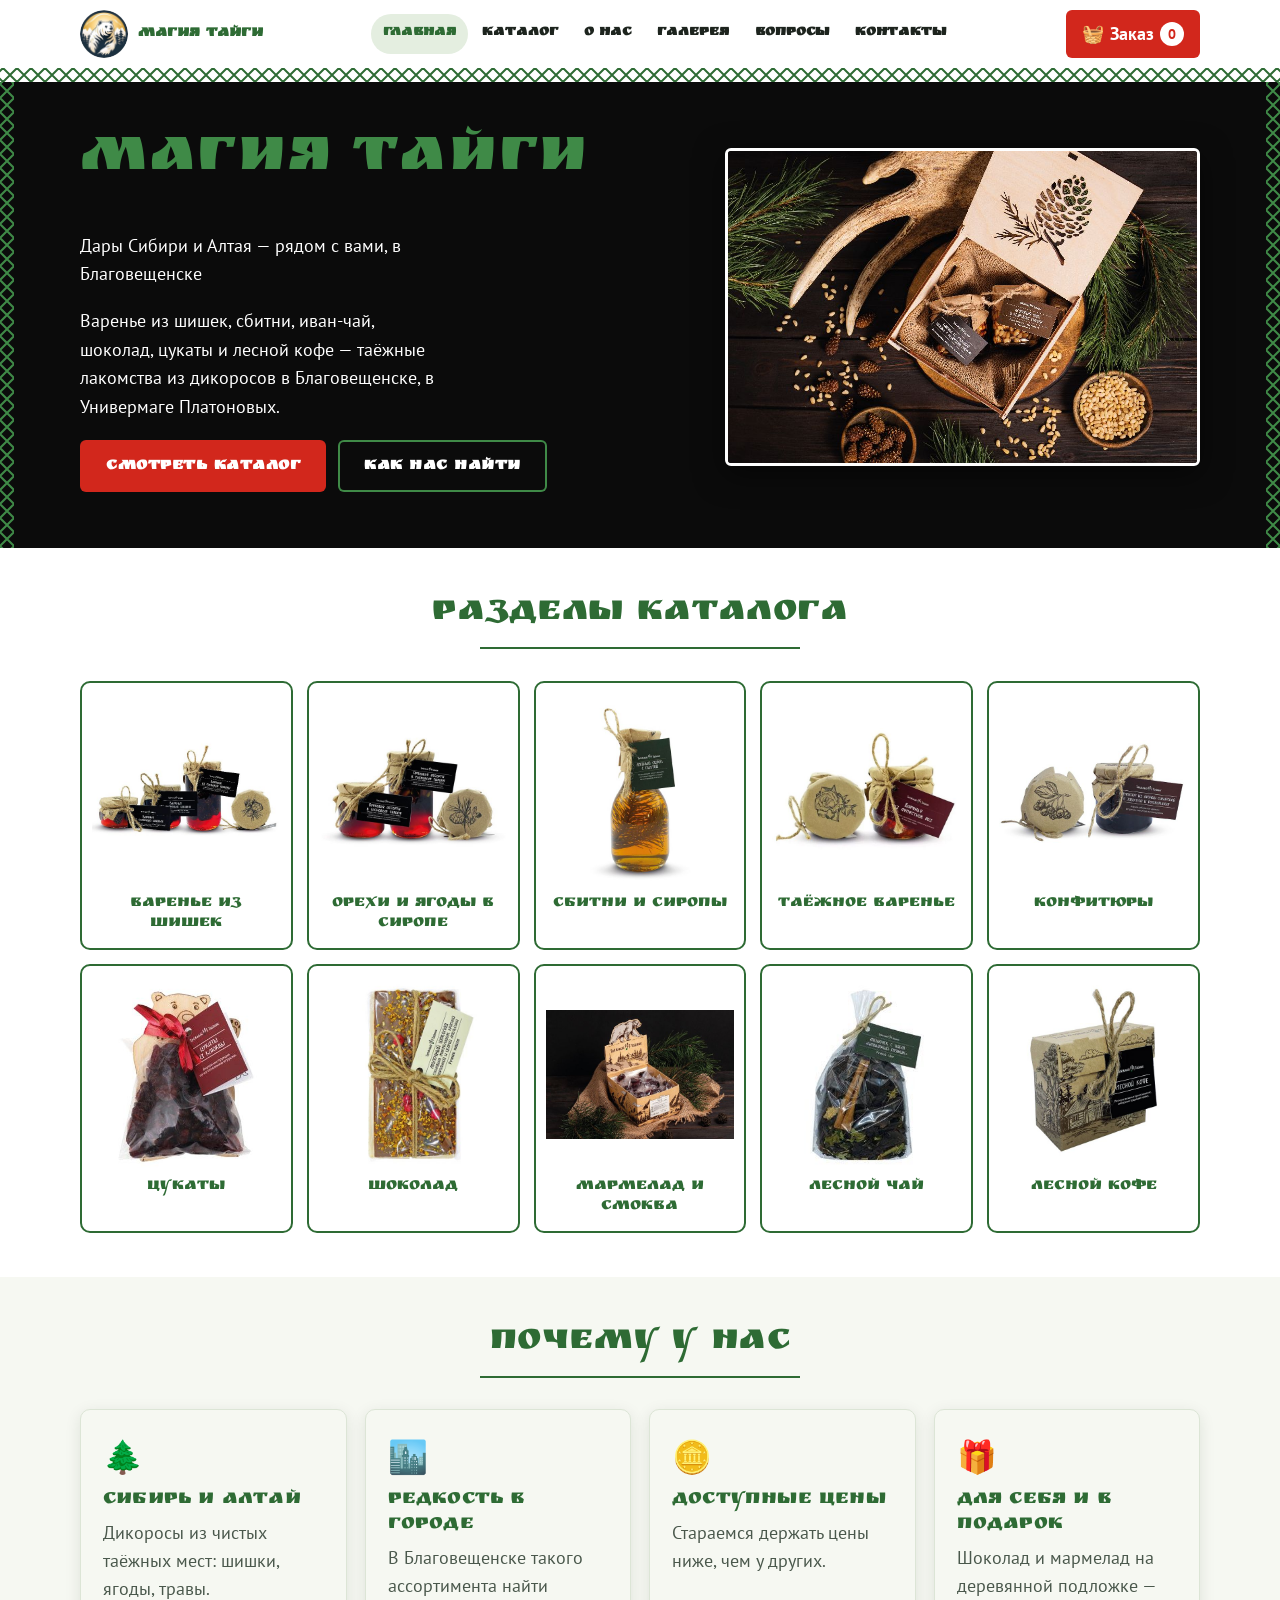
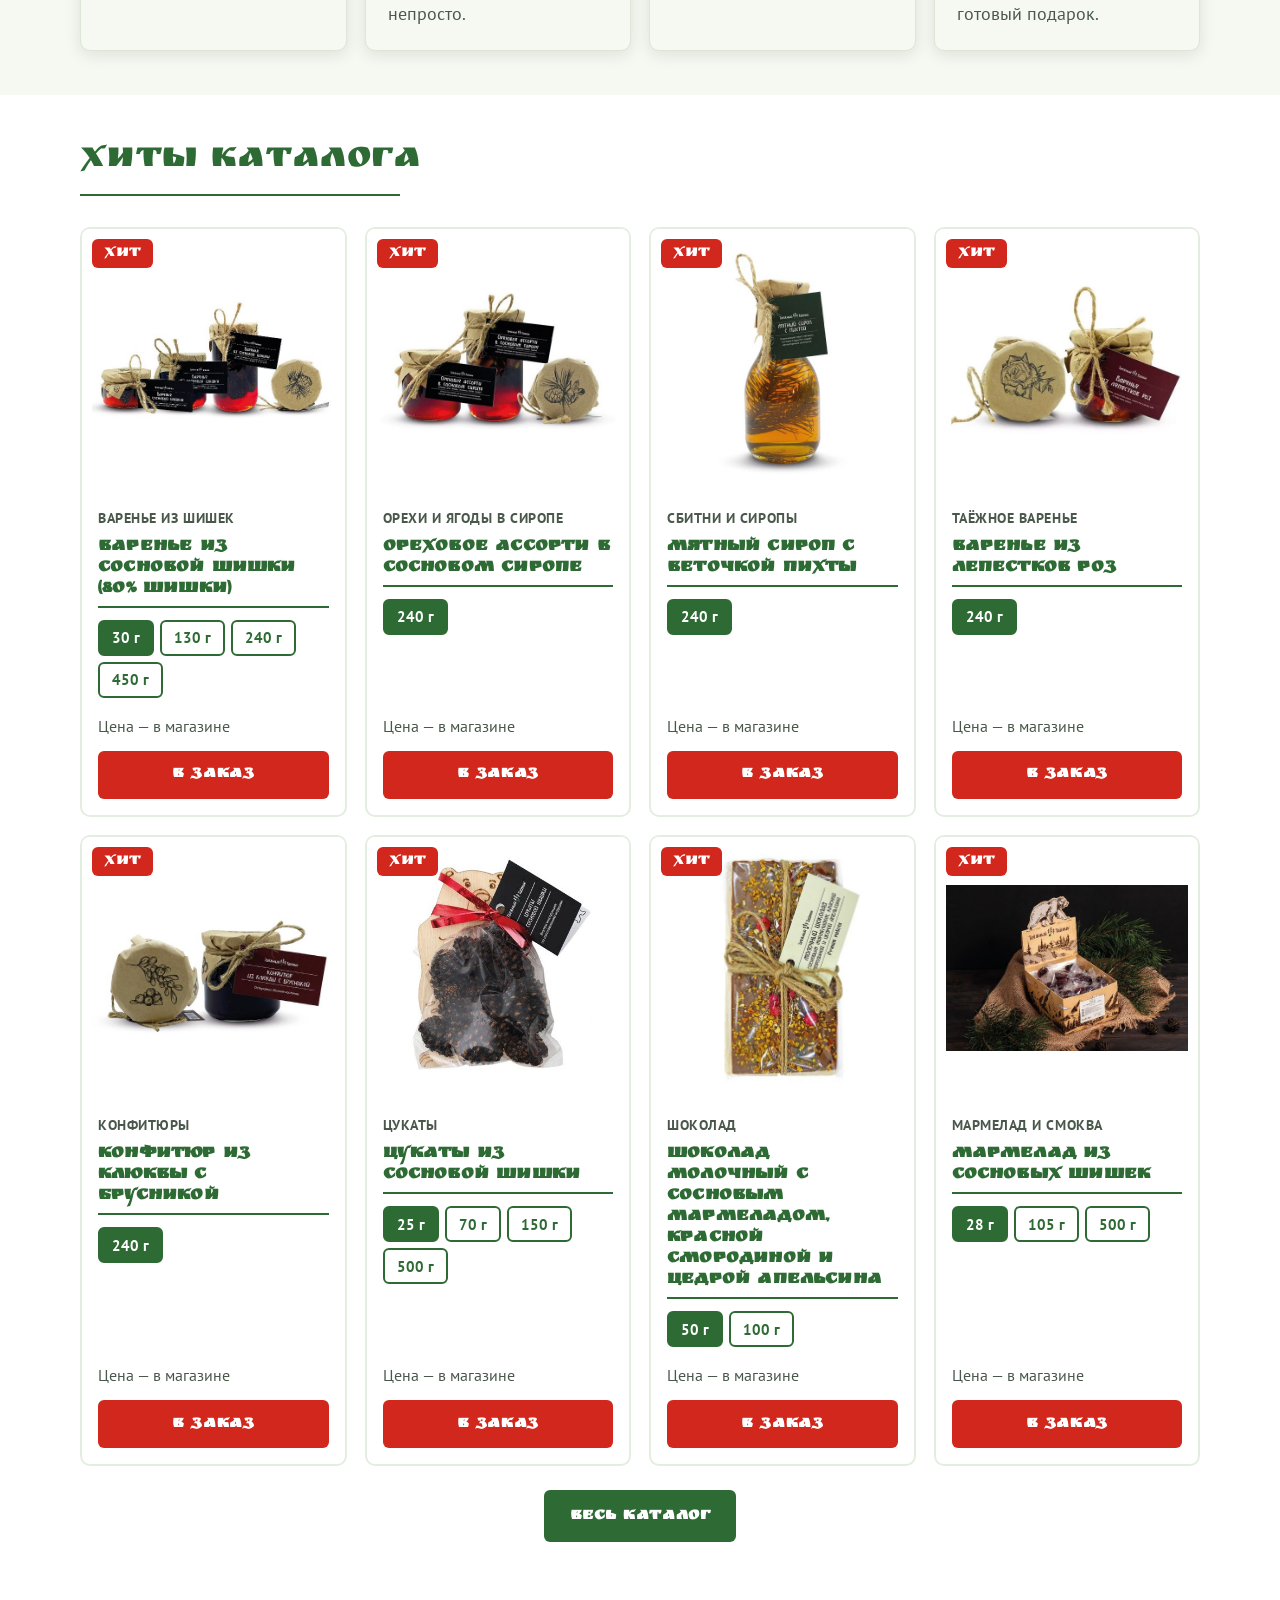
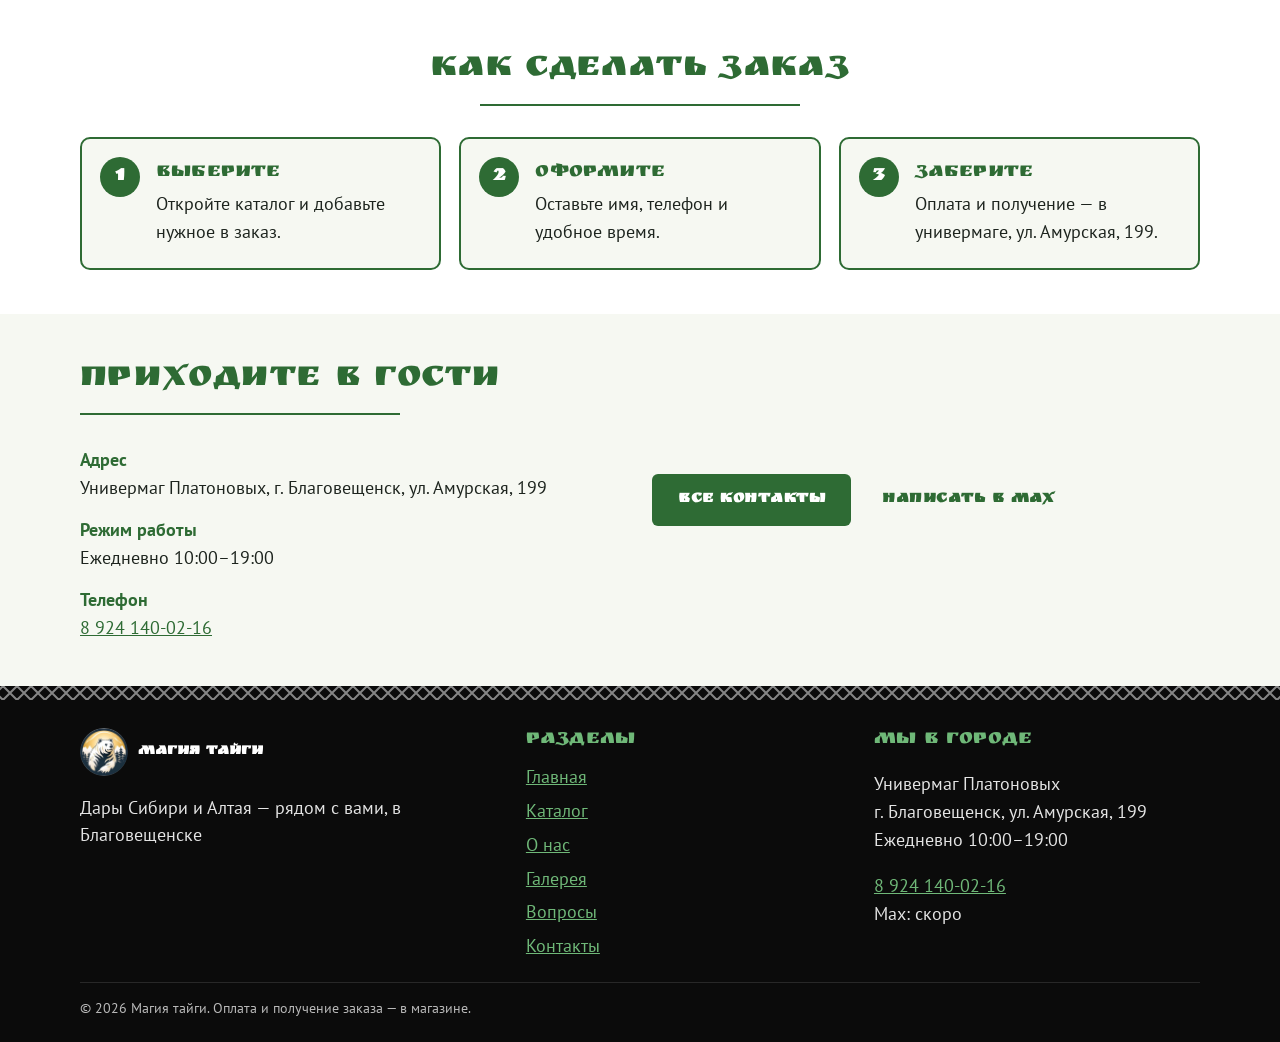
<file: index.html>
<!DOCTYPE html>
<html lang="ru">
<head>
<meta charset="utf-8">
<meta name="viewport" content="width=device-width, initial-scale=1">
<title>Продукты Сибири и Алтая — Магия тайги, Благовещенск</title>
<meta name="description" content="Продукты и товары Сибири и Алтая в Благовещенске: варенье из шишек, сбитни и сиропы, конфитюры, цукаты, шоколад, мармелад, лесной чай, таёжный кофе.">
<meta property="og:type" content="website">
<meta property="og:locale" content="ru_RU">
<meta property="og:title" content="Продукты Сибири и Алтая — Магия тайги, Благовещенск">
<meta property="og:description" content="Продукты и товары Сибири и Алтая в Благовещенске. Самовывоз из Универмага Платоновых.">
<meta name="theme-color" content="#2E6B34">
<link rel="icon" href="assets/favicon.svg" type="image/svg+xml">
<link rel="preconnect" href="https://fonts.googleapis.com">
<link rel="preconnect" href="https://fonts.gstatic.com" crossorigin>
<link href="https://fonts.googleapis.com/css2?family=Ruslan+Display&family=PT+Sans:wght@400;700&display=swap&subset=cyrillic" rel="stylesheet">
<link rel="stylesheet" href="css/style.css">
</head>
<body data-page="home">
<a class="skip" href="#main">Перейти к содержимому</a>
<div id="site-header"></div>
<main id="main">

<section class="hero">
  <div class="container hero__inner">
    <div>
      <h1><span data-cfg="shopName">Магия тайги</span></h1>
      <p class="lead" data-cfg="tagline">Дары Сибири и Алтая</p>
      <p class="lead">Варенье из шишек, сбитни, иван-чай, шоколад, цукаты и лесной кофе — таёжные лакомства из дикоросов в Благовещенске, в Универмаге Платоновых.</p>
      <div class="hero__btns">
        <a class="btn" href="catalog.html">Смотреть каталог</a>
        <a class="btn btn--ghost" href="contacts.html">Как нас найти</a>
      </div>
    </div>
    <div class="hero__photo"><img src="assets/img/hero.jpg" alt="Подарочный набор таёжного варенья в деревянной коробке" width="900" height="600"></div>
  </div>
  <svg class="hero__trees" hidden viewBox="0 0 1200 80" preserveAspectRatio="none" aria-hidden="true"><path fill="#F6EFDF" d="M0 80V50l20-30 20 30 20-40 25 45 25-35 25 40 30-50 30 55 25-30 25 35 30-45 30 50 25-35 25 40 30-55 30 60 25-30 25 35 30-45 30 50 25-35 25 40 30-50 30 55 25-30 25 35 30-45 30 50 25-40 25 40 30-55 30 60 25-30 25 35 30-45 30 50 25-35 25 40 30-50 30 55 25-35 25 40 30-45 30 50 25-35 25 40 30-50 30 55V80z"/></svg>
</section>

<section class="section" aria-labelledby="cats">
  <div class="container">
    <h2 id="cats" class="center">Разделы каталога</h2>
    <div class="grid cats" id="cats-box"></div>
  </div>
</section>

<section class="section section--alt" aria-labelledby="why">
  <div class="container">
    <h2 id="why" class="center">Почему у нас</h2>
    <div class="grid features">
      <div class="feature"><span class="feature__icon" aria-hidden="true">🌲</span><h3>Сибирь и Алтай</h3><p>Дикоросы из чистых таёжных мест: шишки, ягоды, травы.</p></div>
      <div class="feature"><span class="feature__icon" aria-hidden="true">🏙️</span><h3>Редкость в городе</h3><p>В Благовещенске такого ассортимента найти непросто.</p></div>
      <div class="feature"><span class="feature__icon" aria-hidden="true">🪙</span><h3>Доступные цены</h3><p>Стараемся держать цены ниже, чем у других.</p></div>
      <div class="feature"><span class="feature__icon" aria-hidden="true">🎁</span><h3>Для себя и в подарок</h3><p>Шоколад и мармелад на деревянной подложке — готовый подарок.</p></div>
    </div>
  </div>
</section>

<section class="section" aria-labelledby="pop">
  <div class="container">
    <h2 id="pop">Хиты каталога</h2>
    <div class="grid products" id="popular"><p class="empty">Загружаем товары…</p></div>
    <p class="center" style="margin-top:24px"><a class="btn btn--green" href="catalog.html">Весь каталог</a></p>
  </div>
</section>

<section class="section" aria-labelledby="how">
  <div class="container">
    <h2 id="how" class="center">Как сделать заказ</h2>
    <div class="grid steps">
      <div class="step"><h3>Выберите</h3><p>Откройте каталог и добавьте нужное в заказ.</p></div>
      <div class="step"><h3>Оформите</h3><p>Оставьте имя, телефон и удобное время.</p></div>
      <div class="step"><h3>Заберите</h3><p>Оплата и получение — в универмаге, ул. Амурская, 199.</p></div>
    </div>
  </div>
</section>

<section class="section section--alt" aria-labelledby="cont">
  <div class="container contacts">
    <div>
      <h2 id="cont">Приходите в гости</h2>
      <ul class="contact-list">
        <li><b>Адрес</b><span data-cfg="place">Универмаг Платоновых</span>, г. <span data-cfg="city">Благовещенск</span>, <span data-cfg="address">ул. Амурская, 199</span></li>
        <li><b>Режим работы</b><span data-cfg="hours">Ежедневно 10:00–19:00</span></li>
        <li><b>Телефон</b><a data-cfg-tel href="#">8 924 140-02-16</a></li>
      </ul>
    </div>
    <div style="align-self:center"><a class="btn btn--green" href="contacts.html">Все контакты</a> <a class="btn btn--ghost" data-cfg-max href="#">Написать в Max</a></div>
  </div>
</section>
</main>
<div id="site-footer"></div>
<script src="config.js"></script>
<script src="js/app.js" defer></script>
</body>
</html>
</file>
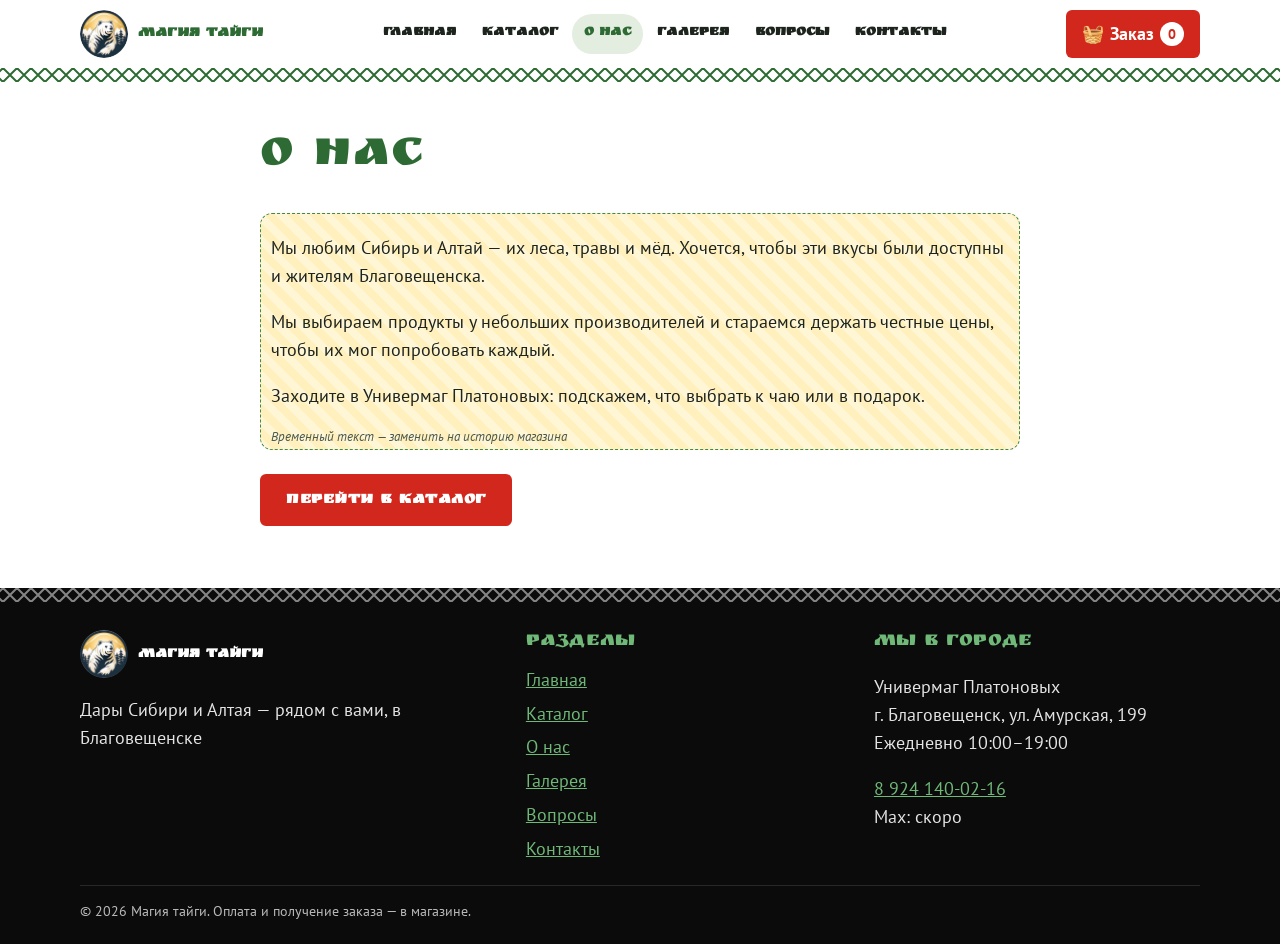
<file: about.html>
<!DOCTYPE html>
<html lang="ru">
<head>
<meta charset="utf-8">
<meta name="viewport" content="width=device-width, initial-scale=1">
<title>О нас — Магия тайги, Благовещенск</title>
<meta name="description" content="Продукты и товары Сибири и Алтая в Благовещенске: варенье из шишек, сбитни и сиропы, конфитюры, цукаты, шоколад, мармелад, лесной чай, таёжный кофе.">
<meta property="og:type" content="website">
<meta property="og:locale" content="ru_RU">
<meta property="og:title" content="О нас — Магия тайги, Благовещенск">
<meta property="og:description" content="Продукты и товары Сибири и Алтая в Благовещенске. Самовывоз из Универмага Платоновых.">
<meta name="theme-color" content="#2E6B34">
<link rel="icon" href="assets/favicon.svg" type="image/svg+xml">
<link rel="preconnect" href="https://fonts.googleapis.com">
<link rel="preconnect" href="https://fonts.gstatic.com" crossorigin>
<link href="https://fonts.googleapis.com/css2?family=Ruslan+Display&family=PT+Sans:wght@400;700&display=swap&subset=cyrillic" rel="stylesheet">
<link rel="stylesheet" href="css/style.css">
</head>
<body data-page="about">
<a class="skip" href="#main">Перейти к содержимому</a>
<div id="site-header"></div>
<main id="main">

<section class="section">
  <div class="container" style="max-width:760px">
    <h1>О нас</h1>
    <div class="temp">
      <p>Мы любим Сибирь и Алтай — их леса, травы и мёд. Хочется, чтобы эти вкусы были доступны и жителям Благовещенска.</p>
      <p>Мы выбираем продукты у небольших производителей и стараемся держать честные цены, чтобы их мог попробовать каждый.</p>
      <p>Заходите в Универмаг Платоновых: подскажем, что выбрать к чаю или в подарок.</p>
      <span class="temp-mark">Временный текст — заменить на историю магазина</span>
    </div>
    <p style="margin-top:24px"><a class="btn" href="catalog.html">Перейти в каталог</a></p>
  </div>
</section>
</main>
<div id="site-footer"></div>
<script src="config.js"></script>
<script src="js/app.js" defer></script>
</body>
</html>
</file>
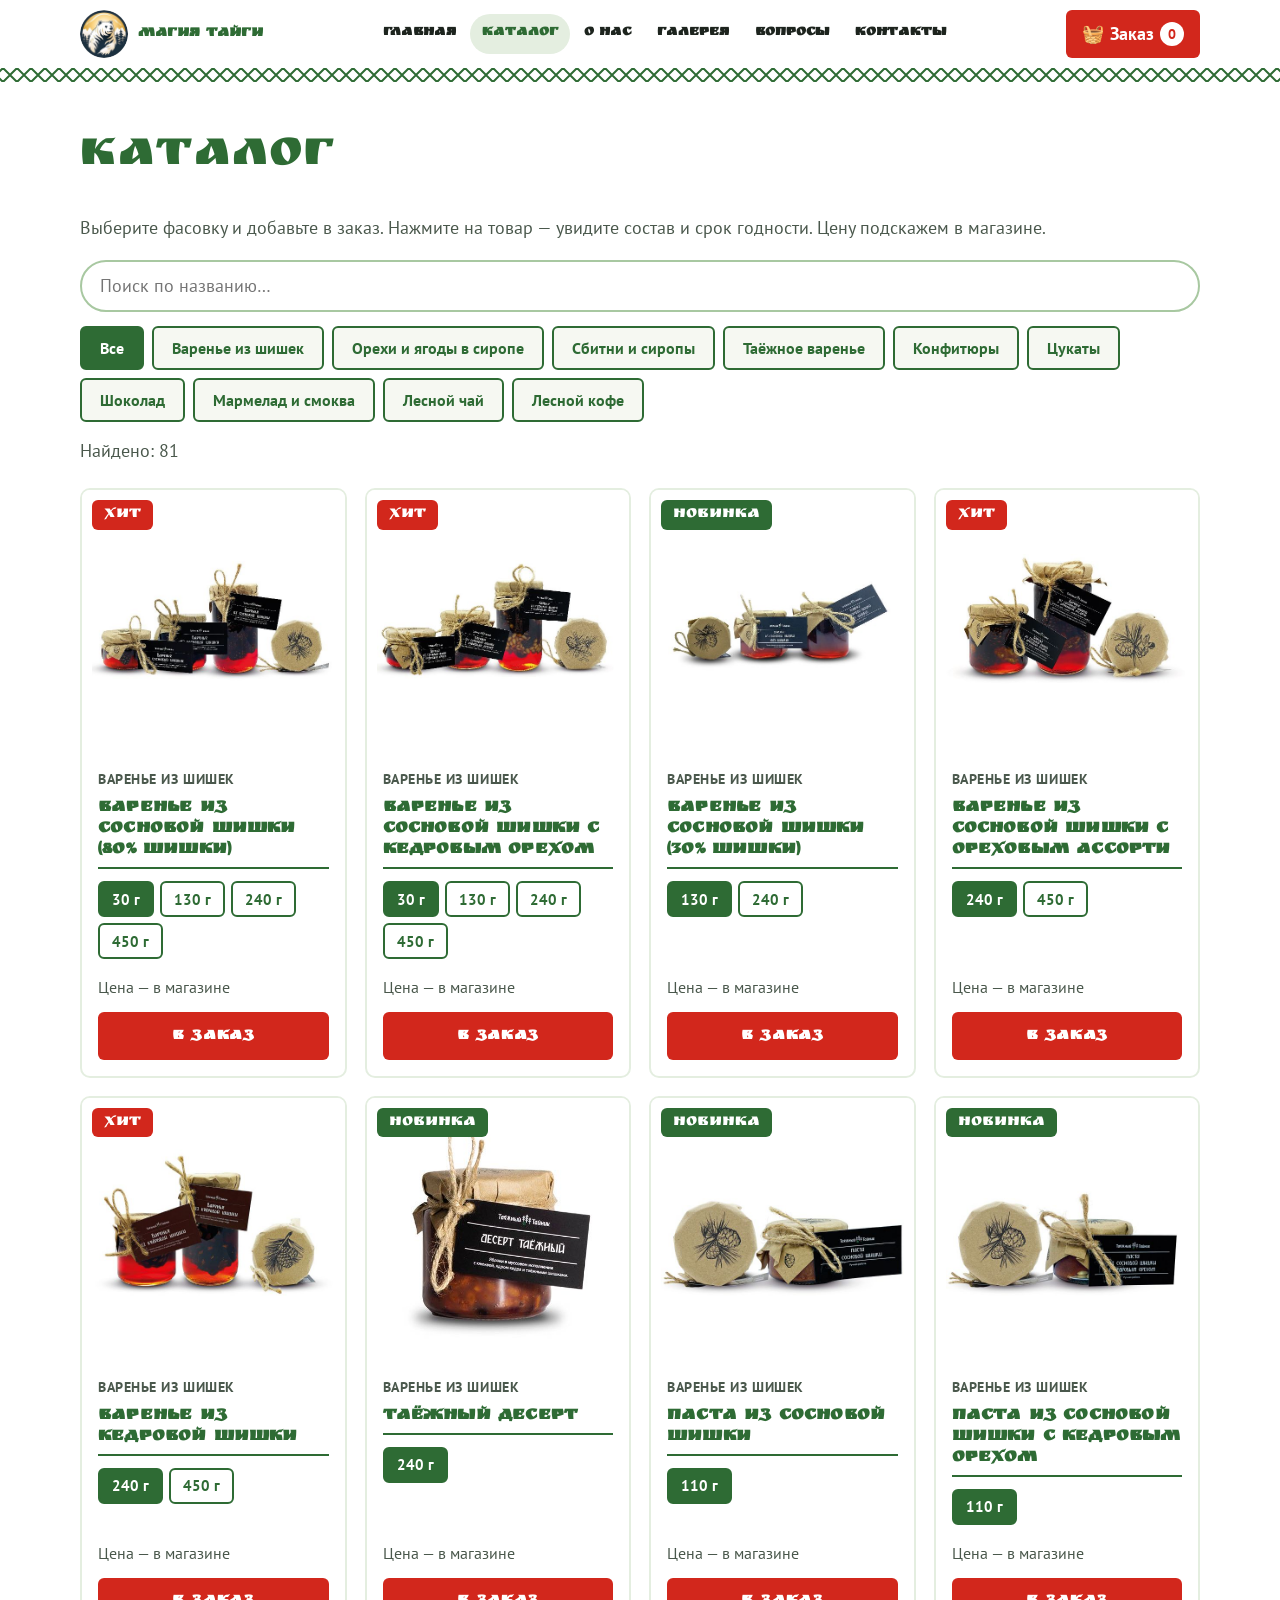
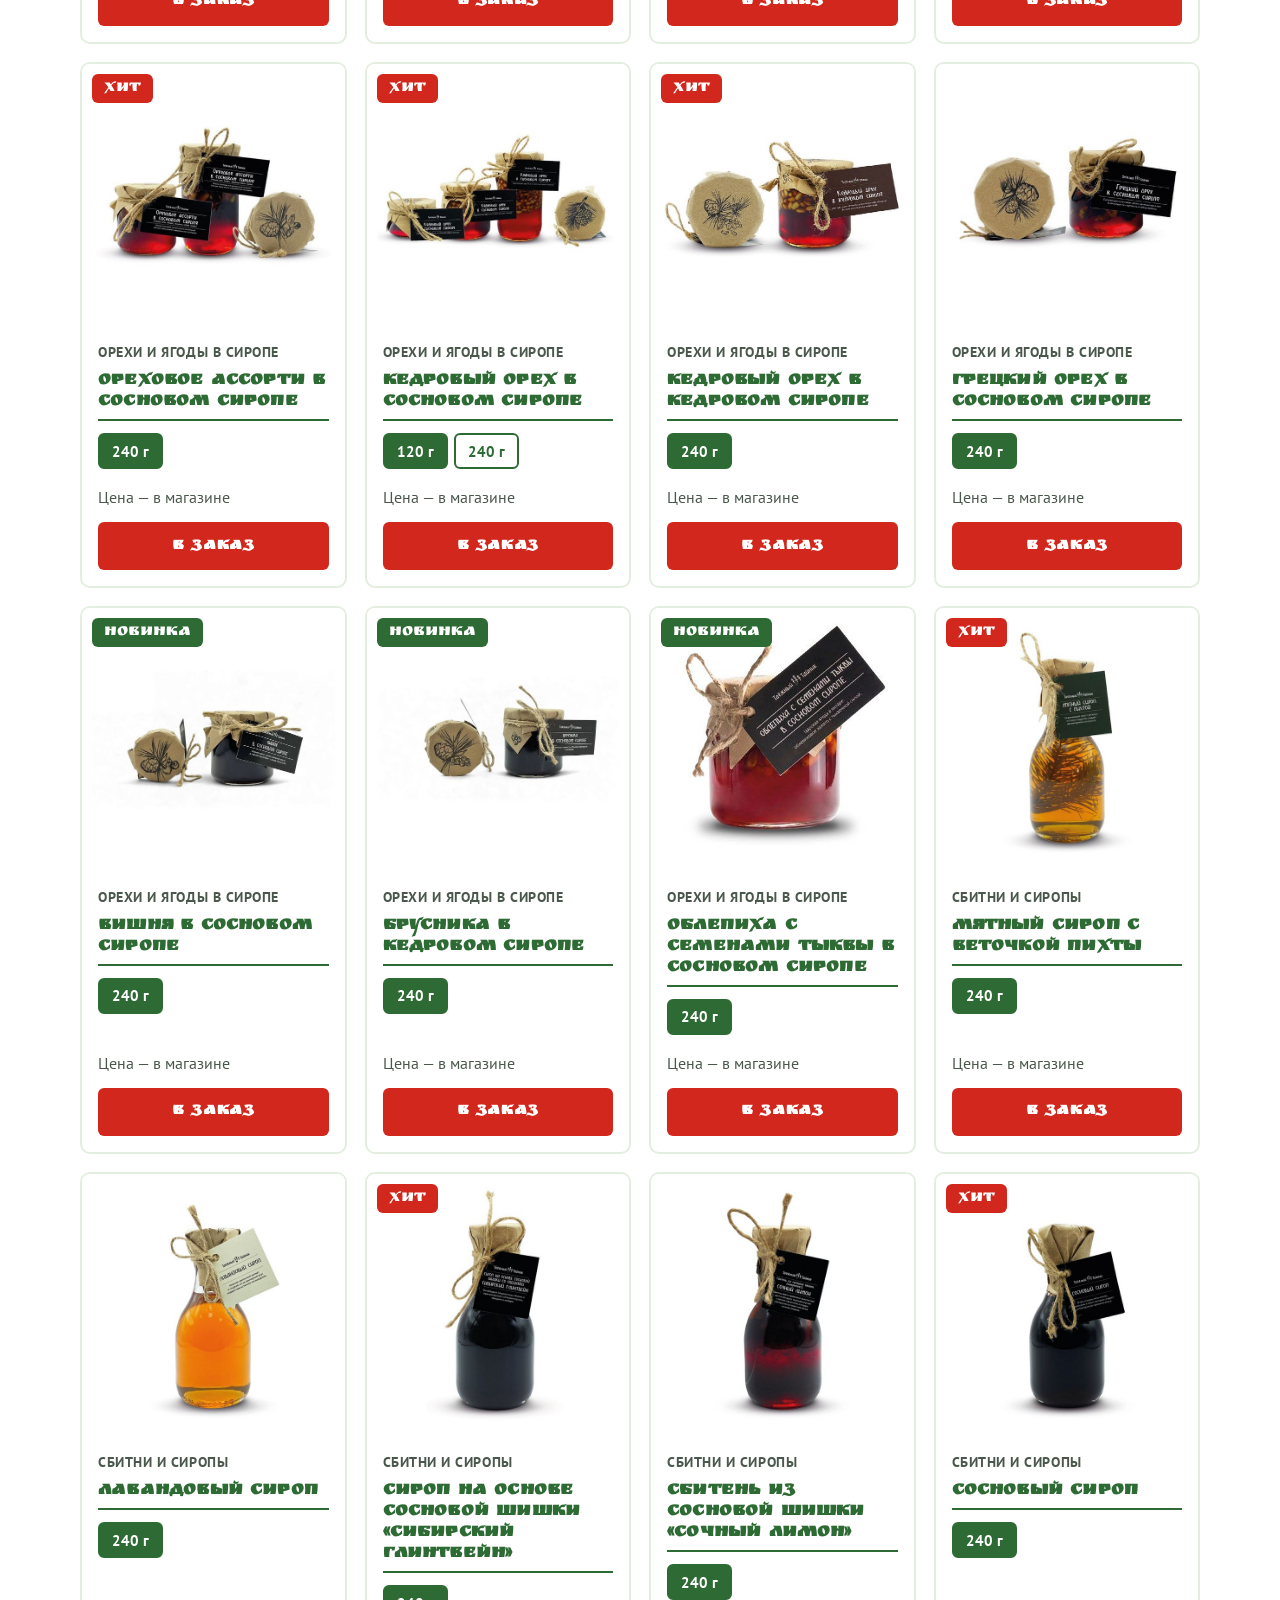
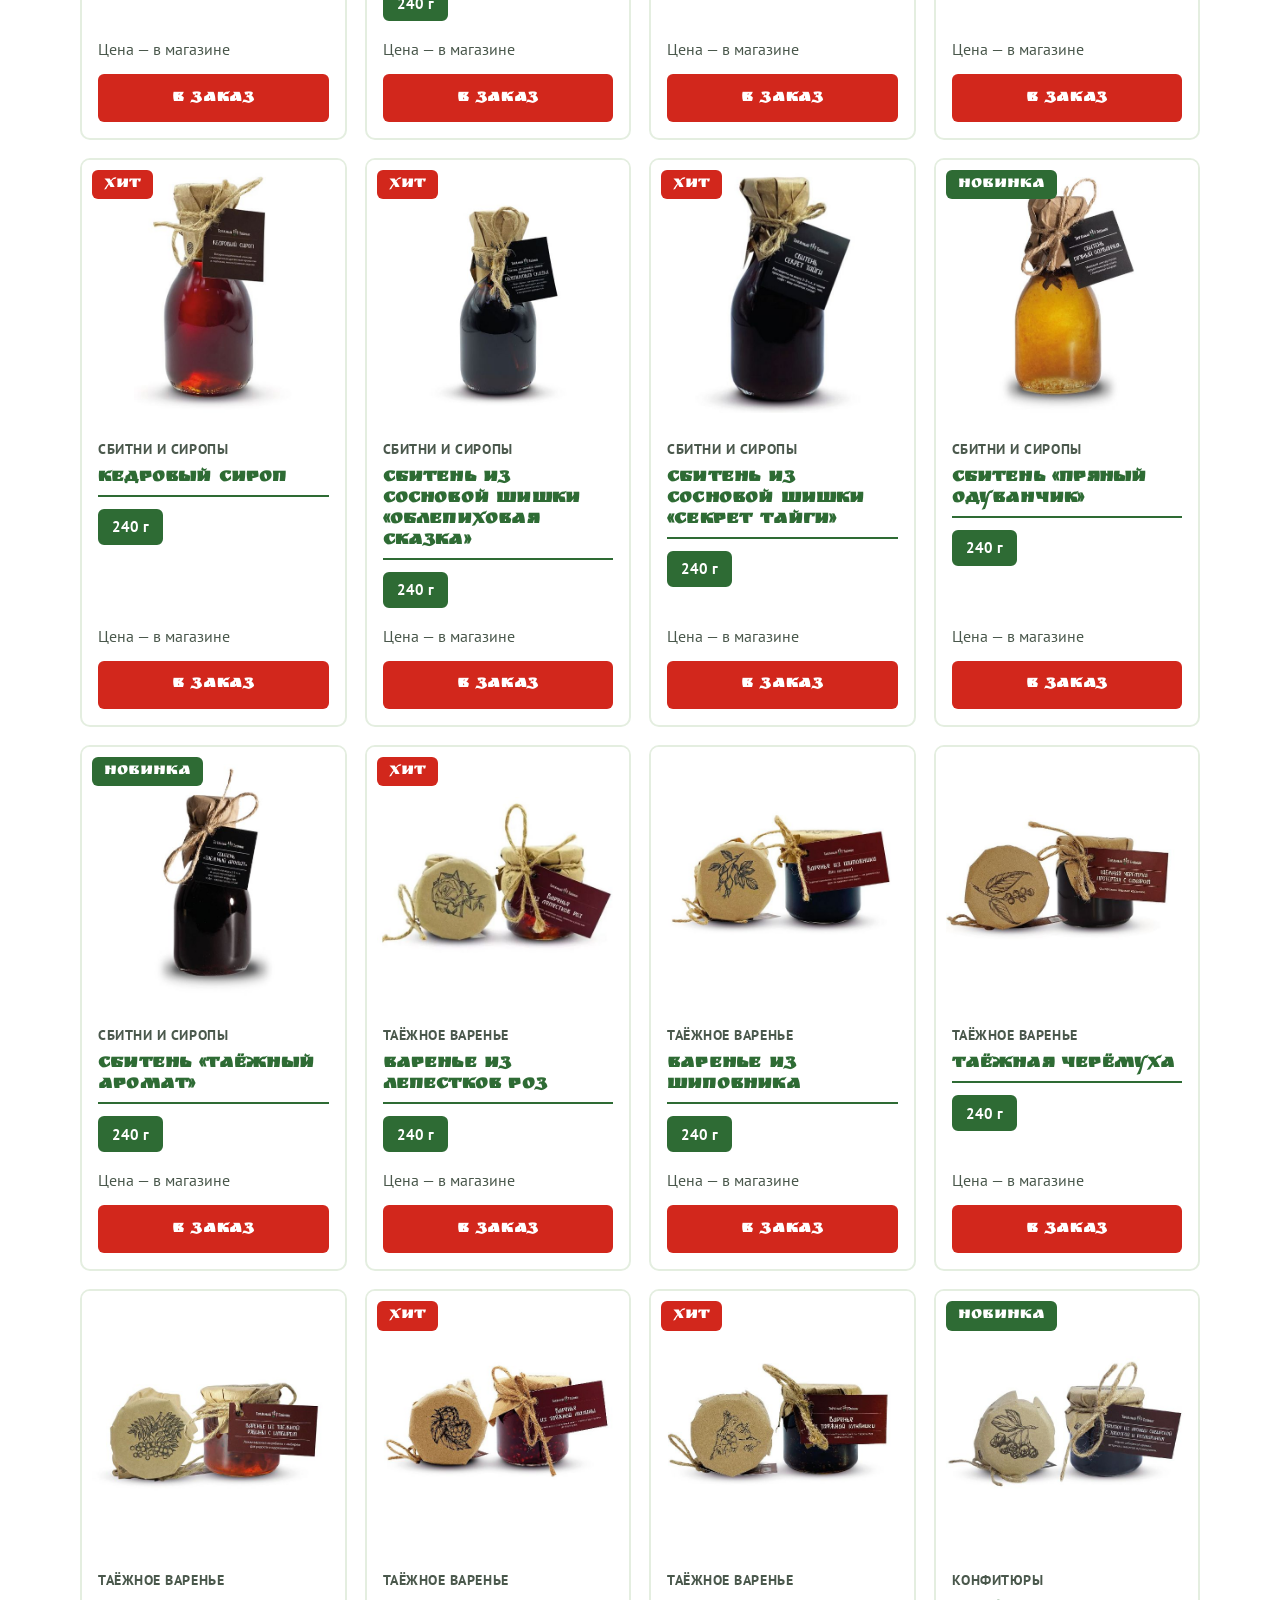
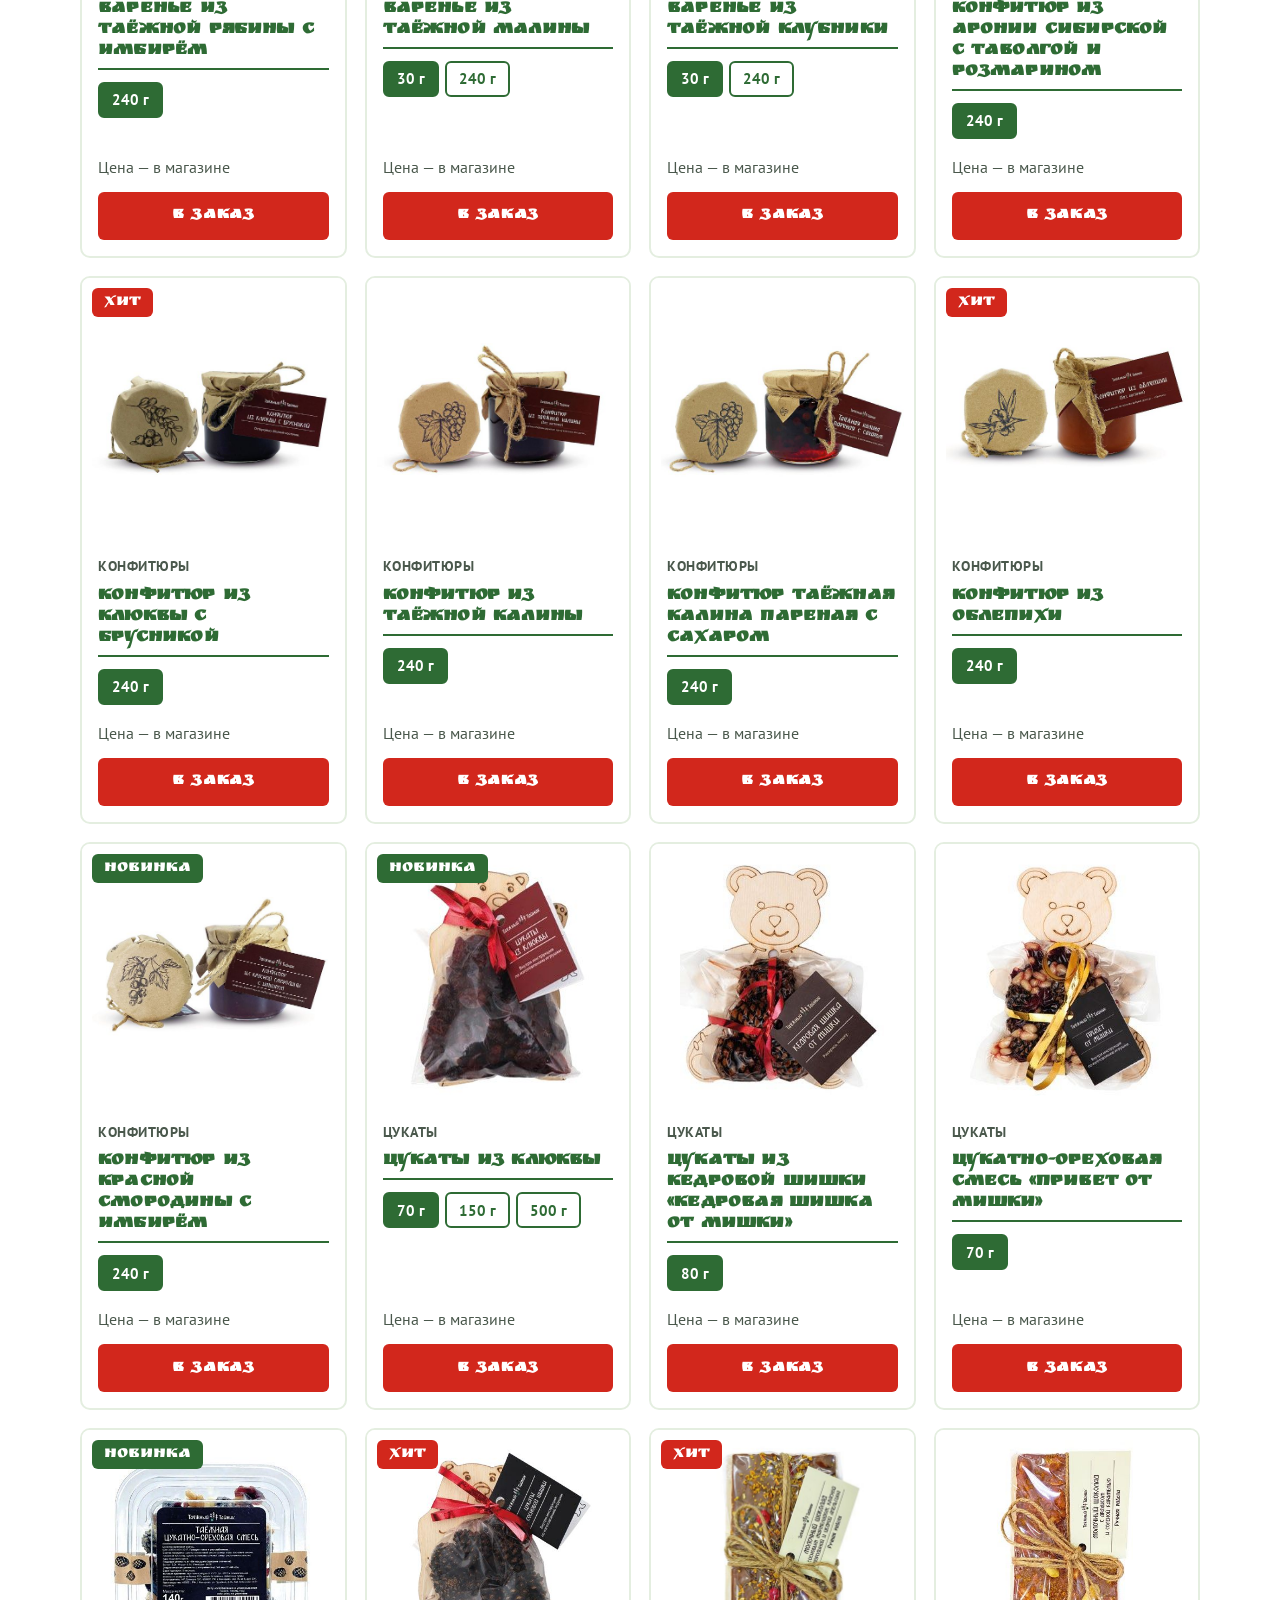
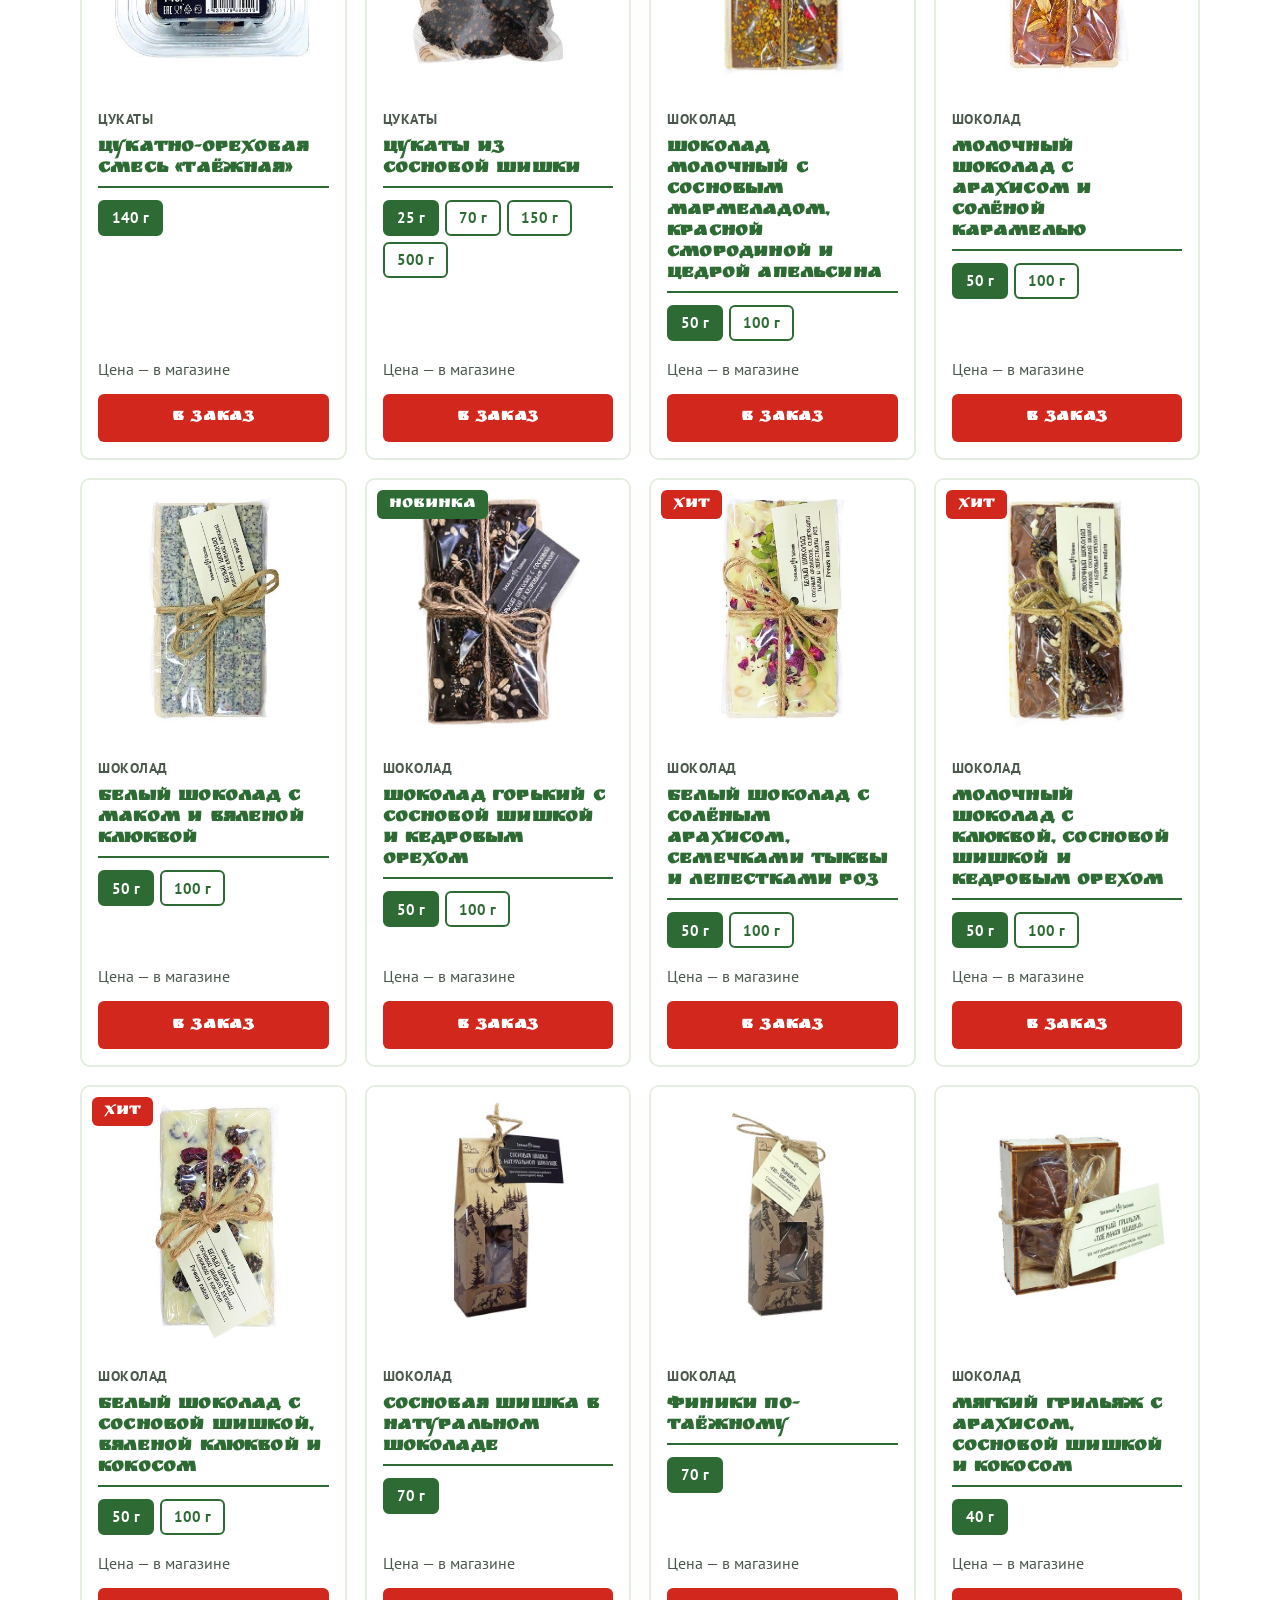
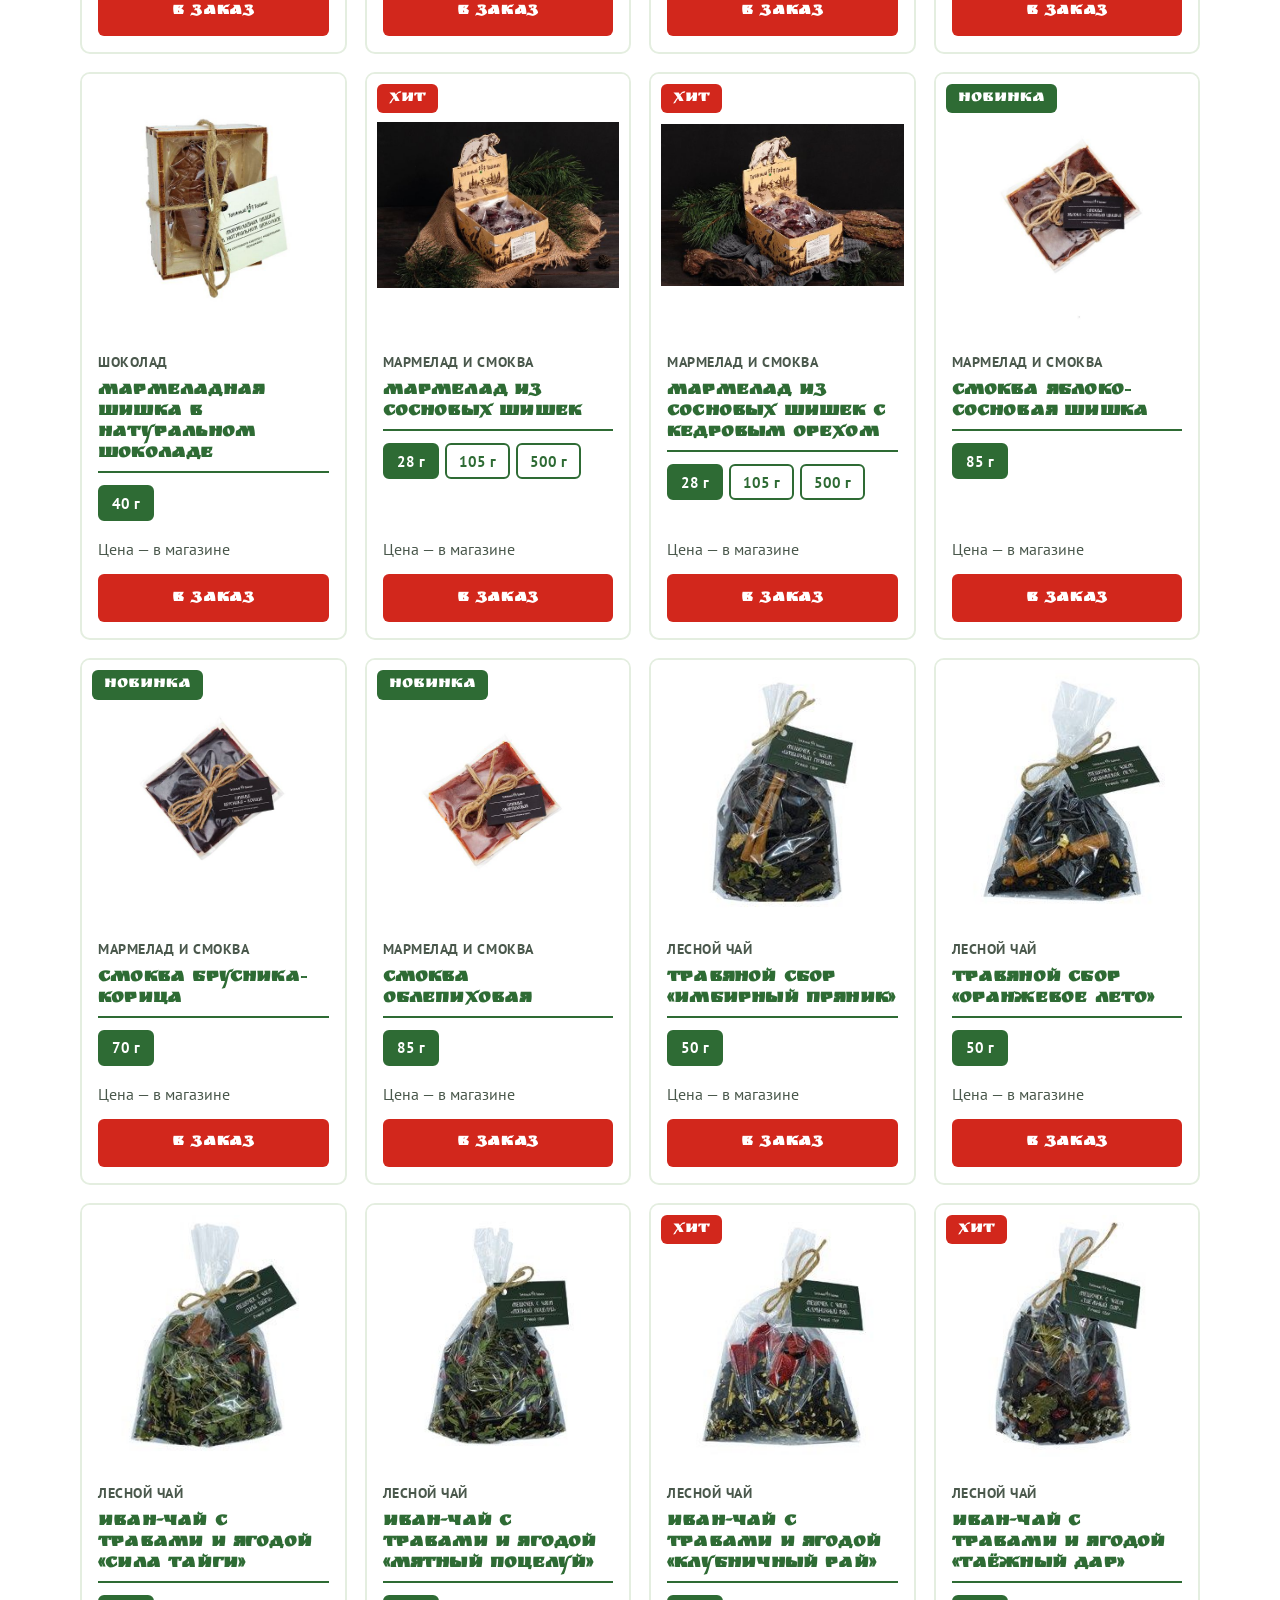
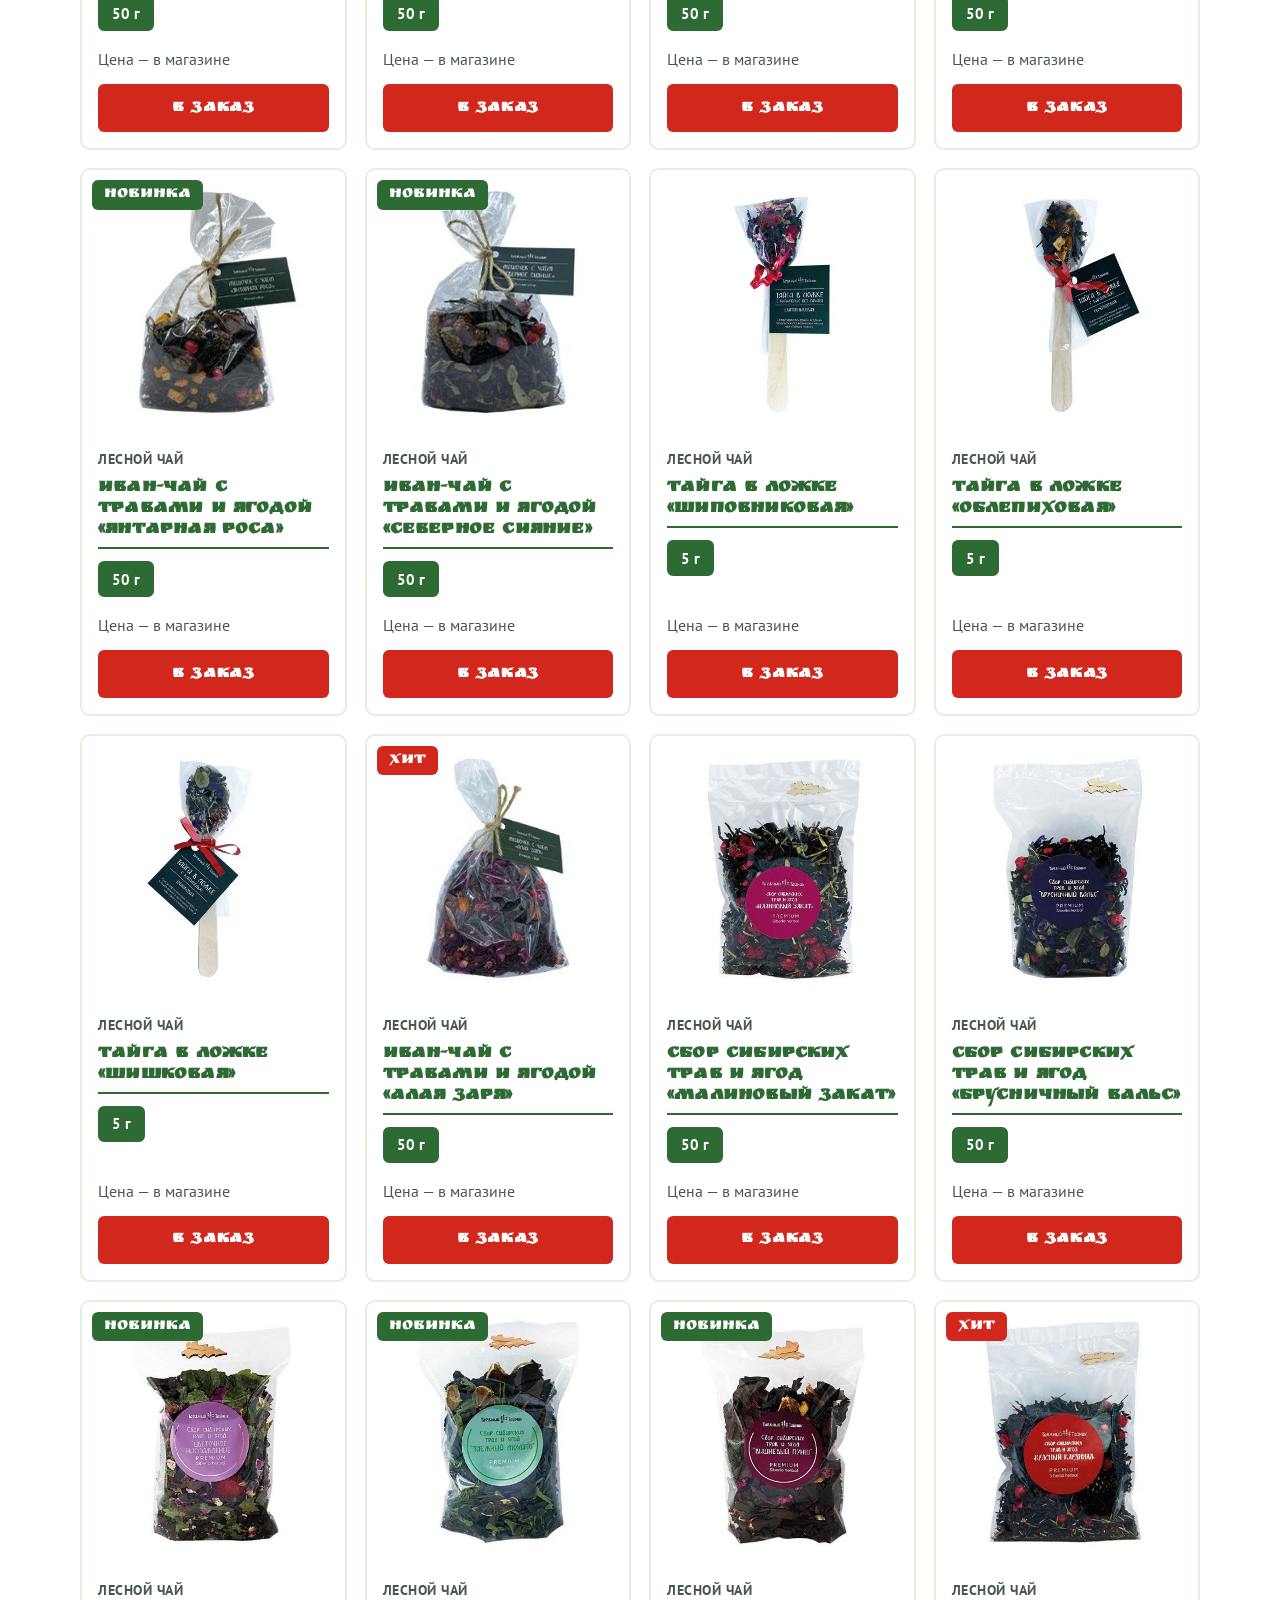
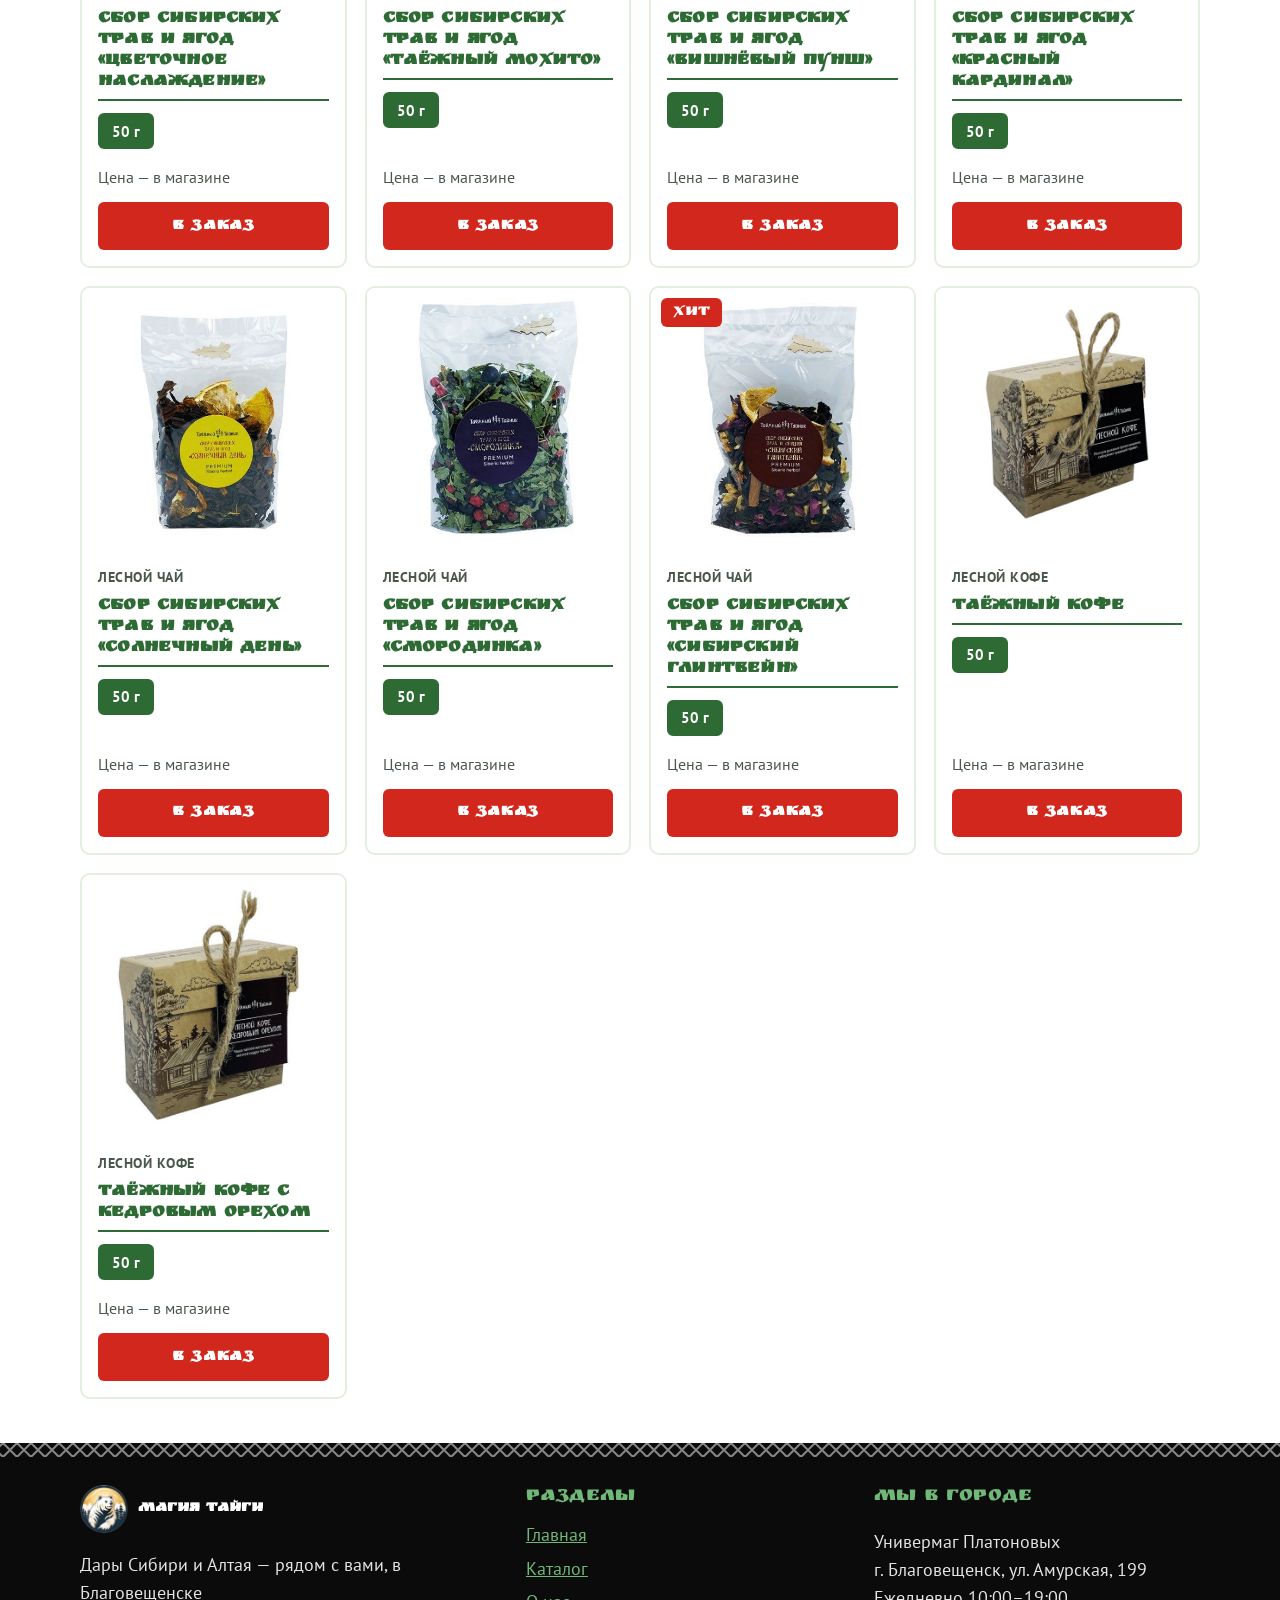
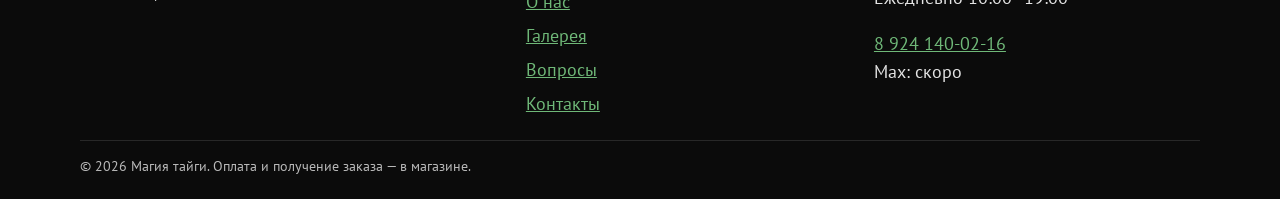
<file: catalog.html>
<!DOCTYPE html>
<html lang="ru">
<head>
<meta charset="utf-8">
<meta name="viewport" content="width=device-width, initial-scale=1">
<title>Каталог: варенье из шишек, сбитни, чай, шоколад — Магия тайги, Благовещенск</title>
<meta name="description" content="Продукты и товары Сибири и Алтая в Благовещенске: варенье из шишек, сбитни и сиропы, конфитюры, цукаты, шоколад, мармелад, лесной чай, таёжный кофе.">
<meta property="og:type" content="website">
<meta property="og:locale" content="ru_RU">
<meta property="og:title" content="Каталог: варенье из шишек, сбитни, чай, шоколад — Магия тайги, Благовещенск">
<meta property="og:description" content="Продукты и товары Сибири и Алтая в Благовещенске. Самовывоз из Универмага Платоновых.">
<meta name="theme-color" content="#2E6B34">
<link rel="icon" href="assets/favicon.svg" type="image/svg+xml">
<link rel="preconnect" href="https://fonts.googleapis.com">
<link rel="preconnect" href="https://fonts.gstatic.com" crossorigin>
<link href="https://fonts.googleapis.com/css2?family=Ruslan+Display&family=PT+Sans:wght@400;700&display=swap&subset=cyrillic" rel="stylesheet">
<link rel="stylesheet" href="css/style.css">
</head>
<body data-page="catalog">
<a class="skip" href="#main">Перейти к содержимому</a>
<div id="site-header"></div>
<main id="main">

<section class="section">
  <div class="container">
    <h1>Каталог</h1>
    <p class="lead">Выберите фасовку и добавьте в заказ. Нажмите на товар — увидите состав и срок годности. Цену подскажем в магазине.</p>
    <div class="toolbar">
      <label class="skip" for="search">Поиск по названию</label>
      <input id="search" class="search" type="search" placeholder="Поиск по названию…" autocomplete="off">
      <div class="chips" id="chips" role="group" aria-label="Категории"></div>
      <div id="count" aria-live="polite" class="lead"></div>
    </div>
    <div class="grid products" id="products"><p class="empty">Загружаем товары…</p></div>
  </div>
</section>
</main>
<div id="site-footer"></div>
<script src="config.js"></script>
<script src="js/app.js" defer></script>
</body>
</html>
</file>
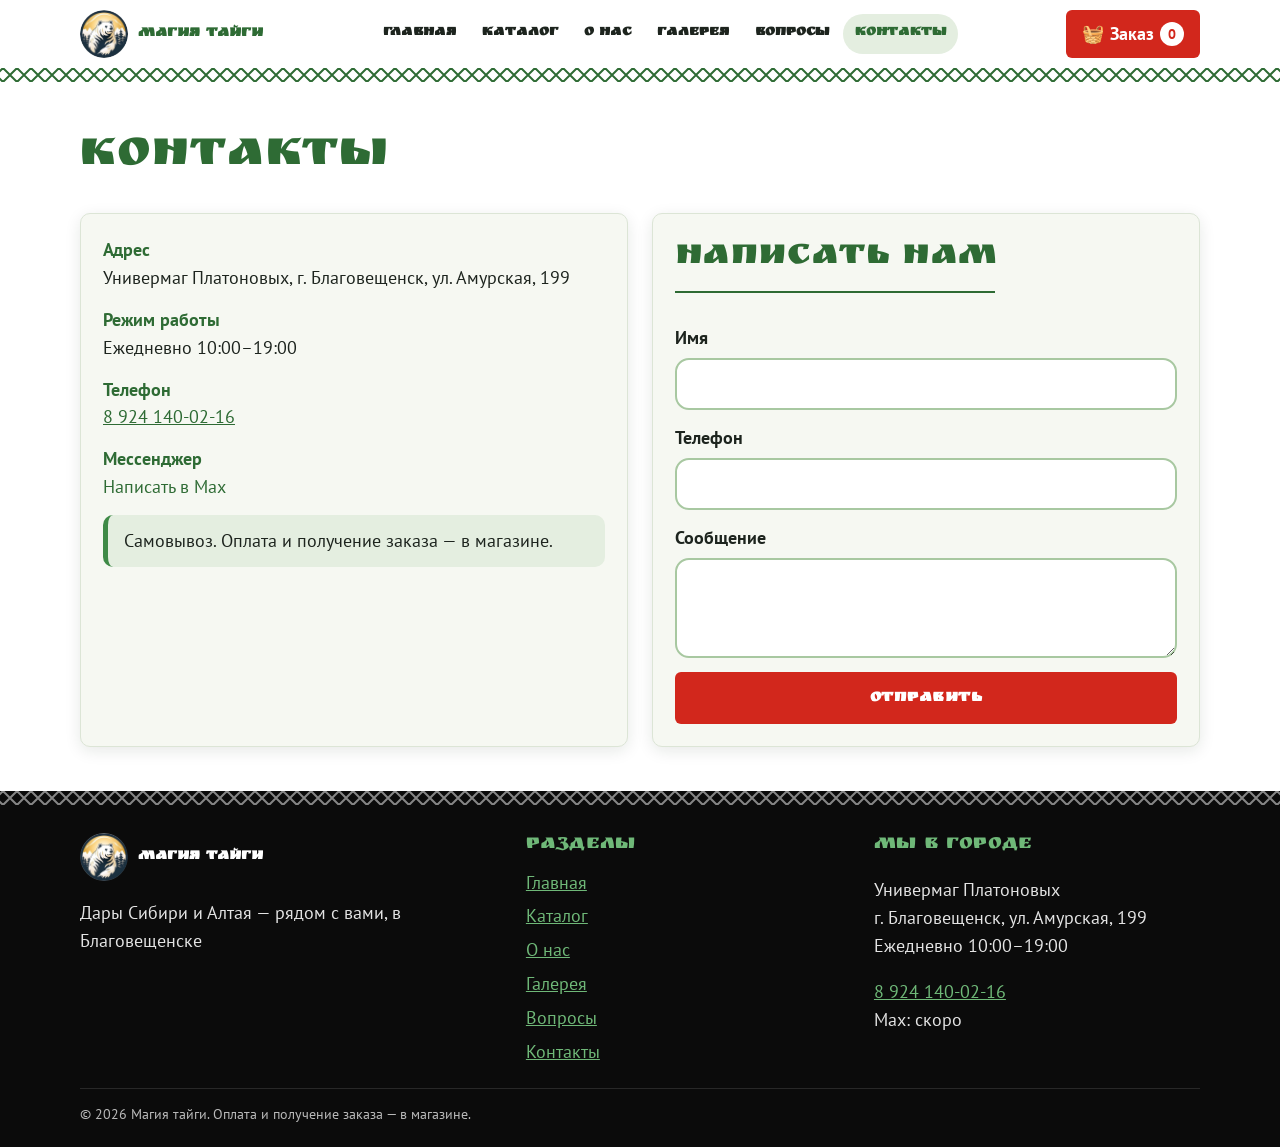
<file: contacts.html>
<!DOCTYPE html>
<html lang="ru">
<head>
<meta charset="utf-8">
<meta name="viewport" content="width=device-width, initial-scale=1">
<title>Контакты и адрес в Благовещенске — Магия тайги, Благовещенск</title>
<meta name="description" content="Продукты и товары Сибири и Алтая в Благовещенске: варенье из шишек, сбитни и сиропы, конфитюры, цукаты, шоколад, мармелад, лесной чай, таёжный кофе.">
<meta property="og:type" content="website">
<meta property="og:locale" content="ru_RU">
<meta property="og:title" content="Контакты и адрес в Благовещенске — Магия тайги, Благовещенск">
<meta property="og:description" content="Продукты и товары Сибири и Алтая в Благовещенске. Самовывоз из Универмага Платоновых.">
<meta name="theme-color" content="#2E6B34">
<link rel="icon" href="assets/favicon.svg" type="image/svg+xml">
<link rel="preconnect" href="https://fonts.googleapis.com">
<link rel="preconnect" href="https://fonts.gstatic.com" crossorigin>
<link href="https://fonts.googleapis.com/css2?family=Ruslan+Display&family=PT+Sans:wght@400;700&display=swap&subset=cyrillic" rel="stylesheet">
<link rel="stylesheet" href="css/style.css">
</head>
<body data-page="contacts">
<a class="skip" href="#main">Перейти к содержимому</a>
<div id="site-header"></div>
<main id="main">

<section class="section">
  <div class="container">
    <h1>Контакты</h1>
    <div class="contacts">
      <div class="panel">
        <ul class="contact-list">
          <li><b>Адрес</b><span data-cfg="place">Универмаг Платоновых</span>, г. <span data-cfg="city">Благовещенск</span>, <span data-cfg="address">ул. Амурская, 199</span></li>
          <li><b>Режим работы</b><span data-cfg="hours">Ежедневно 10:00–19:00</span></li>
          <li><b>Телефон</b><a data-cfg-tel href="#">8 924 140-02-16</a></li>
          <li><b>Мессенджер</b><a data-cfg-max href="#">Написать в Max</a></li>
        </ul>
        <p class="note">Самовывоз. Оплата и получение заказа — в магазине.</p>
      </div>
      <form class="panel" id="feedback-form">
        <h2>Написать нам</h2>
        <div class="field"><label for="c-name">Имя</label><input id="c-name" name="name" required autocomplete="name"></div>
        <div class="field"><label for="c-phone">Телефон</label><input id="c-phone" name="phone" type="tel" autocomplete="tel"></div>
        <div class="field"><label for="c-msg">Сообщение</label><textarea id="c-msg" name="message" required></textarea></div>
        <div class="hp" aria-hidden="true"><input name="website" tabindex="-1" autocomplete="off"></div>
        <button class="btn btn--block" type="submit">Отправить</button>
        <div class="status" id="feedback-status" role="status"></div>
      </form>
    </div>
  </div>
</section>
</main>
<div id="site-footer"></div>
<script src="config.js"></script>
<script src="js/app.js" defer></script>
</body>
</html>
</file>
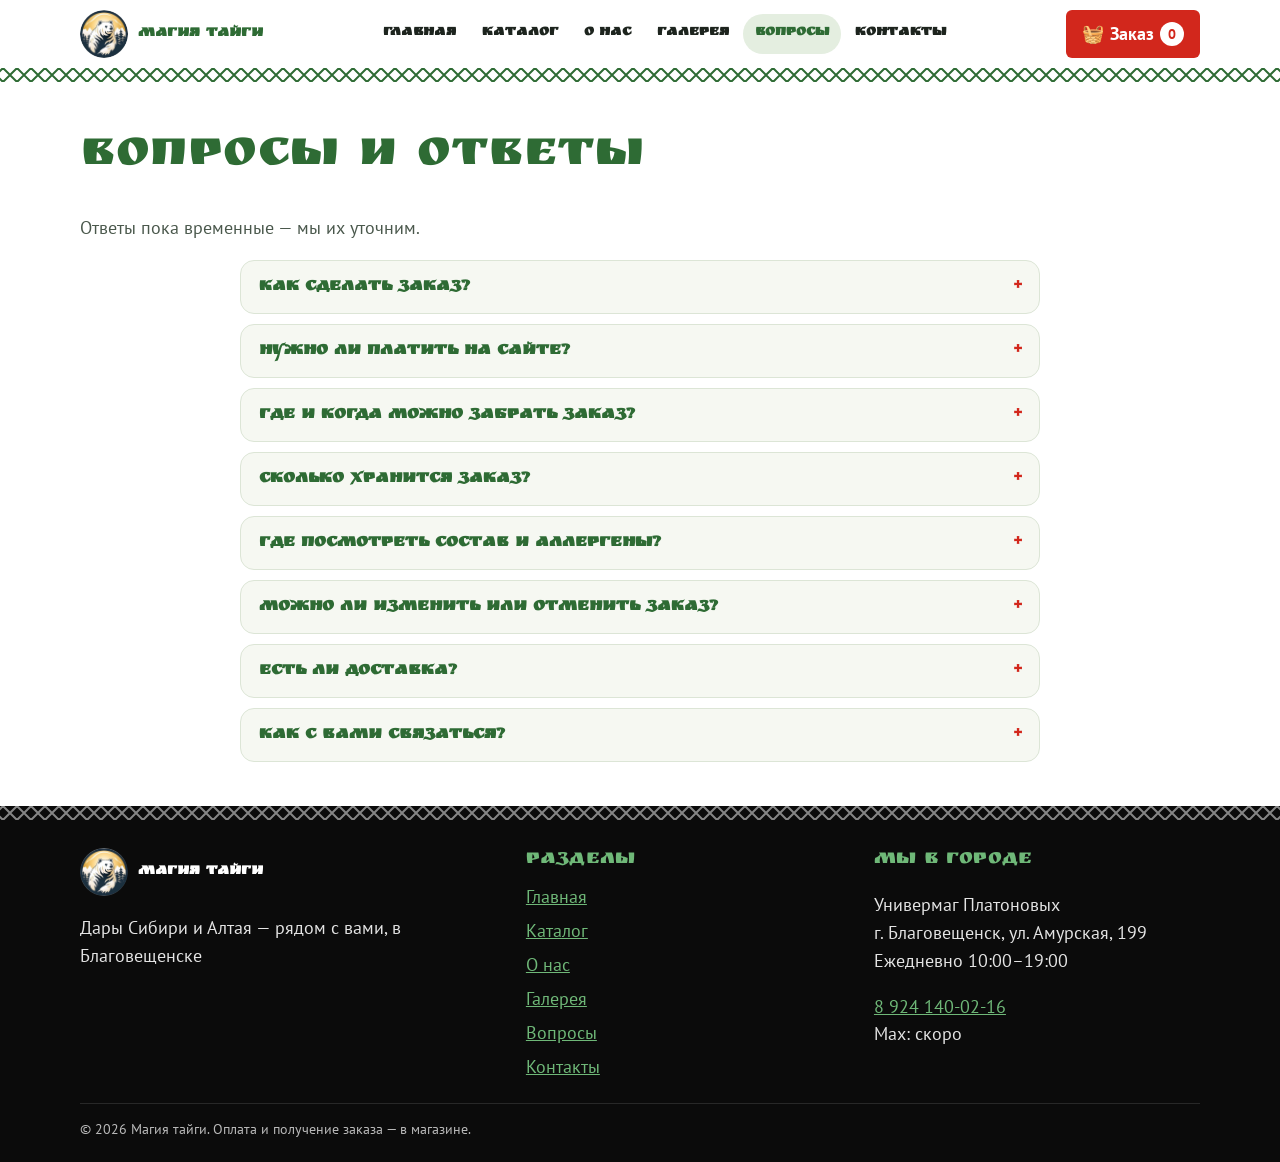
<file: faq.html>
<!DOCTYPE html>
<html lang="ru">
<head>
<meta charset="utf-8">
<meta name="viewport" content="width=device-width, initial-scale=1">
<title>Вопросы и ответы — Магия тайги, Благовещенск</title>
<meta name="description" content="Продукты и товары Сибири и Алтая в Благовещенске: варенье из шишек, сбитни и сиропы, конфитюры, цукаты, шоколад, мармелад, лесной чай, таёжный кофе.">
<meta property="og:type" content="website">
<meta property="og:locale" content="ru_RU">
<meta property="og:title" content="Вопросы и ответы — Магия тайги, Благовещенск">
<meta property="og:description" content="Продукты и товары Сибири и Алтая в Благовещенске. Самовывоз из Универмага Платоновых.">
<meta name="theme-color" content="#2E6B34">
<link rel="icon" href="assets/favicon.svg" type="image/svg+xml">
<link rel="preconnect" href="https://fonts.googleapis.com">
<link rel="preconnect" href="https://fonts.gstatic.com" crossorigin>
<link href="https://fonts.googleapis.com/css2?family=Ruslan+Display&family=PT+Sans:wght@400;700&display=swap&subset=cyrillic" rel="stylesheet">
<link rel="stylesheet" href="css/style.css">
</head>
<body data-page="faq">
<a class="skip" href="#main">Перейти к содержимому</a>
<div id="site-header"></div>
<main id="main">

<section class="section">
  <div class="container">
    <h1>Вопросы и ответы</h1>
    <p class="lead">Ответы пока временные — мы их уточним.</p>
    <div class="faq"><details><summary>Как сделать заказ?</summary><p class="temp">Добавьте товары в заказ через каталог, откройте страницу «Заказ», заполните форму и отправьте заявку. Можно отправить заказ в Max.<span class="temp-mark">Временный текст — заменить</span></p></details><details><summary>Нужно ли платить на сайте?</summary><p class="temp">Нет. Оплата и получение — в магазине при самовывозе.<span class="temp-mark">Временный текст — заменить</span></p></details><details><summary>Где и когда можно забрать заказ?</summary><p class="temp">Универмаг Платоновых, г. Благовещенск, ул. Амурская, 199. Ежедневно с 10:00 до 19:00.<span class="temp-mark">Временный текст — заменить</span></p></details><details><summary>Сколько хранится заказ?</summary><p class="temp">Обычно мы держим заказ несколько дней. Если нужно дольше — сообщите нам при оформлении.<span class="temp-mark">Временный текст — заменить</span></p></details><details><summary>Где посмотреть состав и аллергены?</summary><p class="temp">В карточке каждого товара указан состав. Если есть аллергия, уточните у нас по телефону.<span class="temp-mark">Временный текст — заменить</span></p></details><details><summary>Можно ли изменить или отменить заказ?</summary><p class="temp">Да, позвоните нам или напишите в Max до получения заказа.<span class="temp-mark">Временный текст — заменить</span></p></details><details><summary>Есть ли доставка?</summary><p class="temp">Сейчас только самовывоз из магазина.<span class="temp-mark">Временный текст — заменить</span></p></details><details><summary>Как с вами связаться?</summary><p class="temp">Позвоните по телефону, напишите в Max или заполните форму на странице «Контакты».<span class="temp-mark">Временный текст — заменить</span></p></details></div>
  </div>
</section>
</main>
<div id="site-footer"></div>
<script src="config.js"></script>
<script src="js/app.js" defer></script>
</body>
</html>
</file>
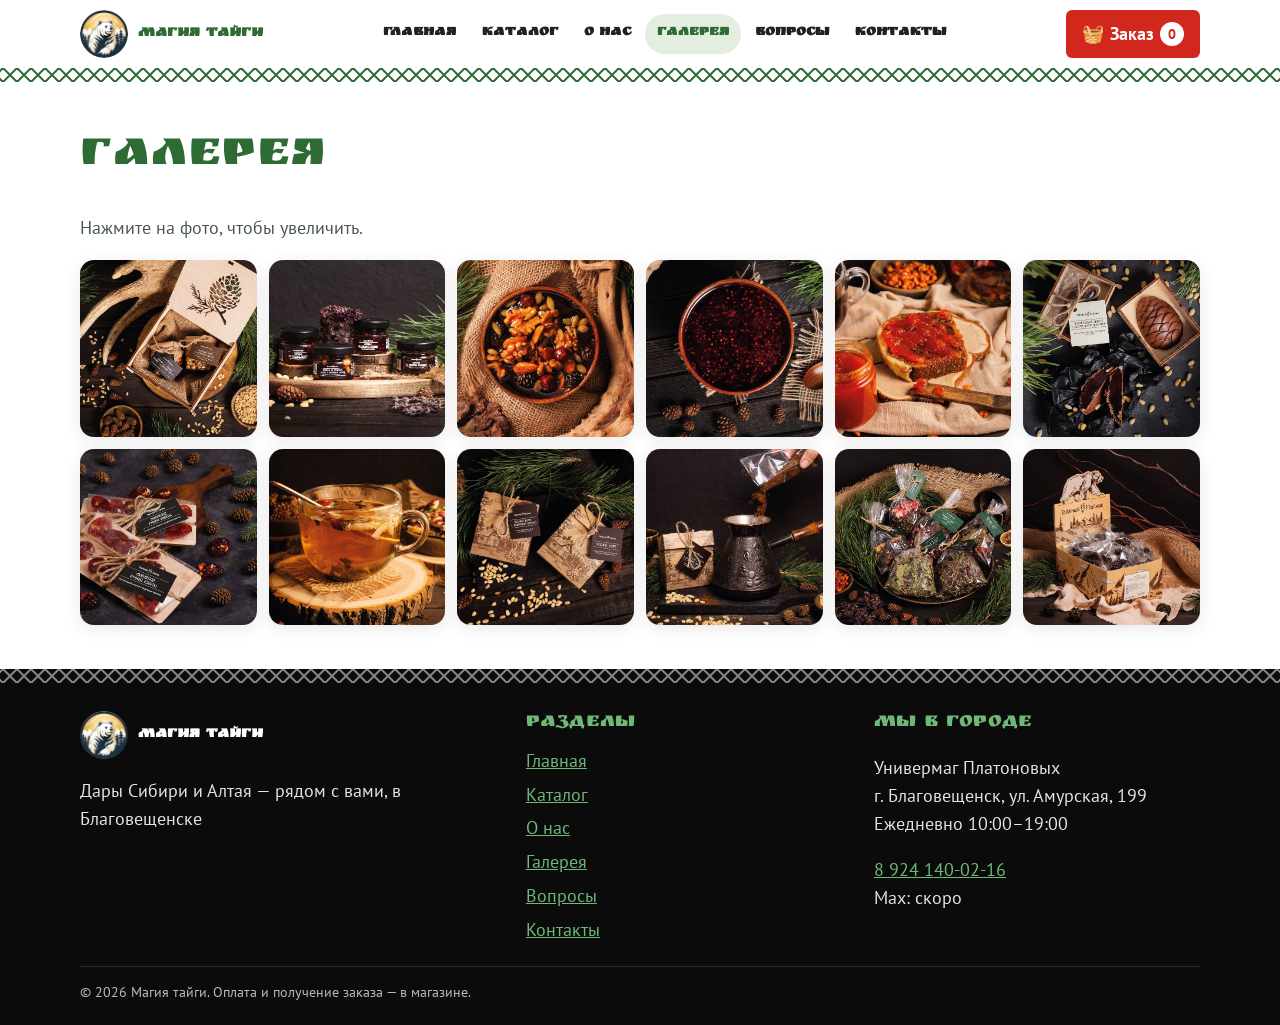
<file: gallery.html>
<!DOCTYPE html>
<html lang="ru">
<head>
<meta charset="utf-8">
<meta name="viewport" content="width=device-width, initial-scale=1">
<title>Галерея — Магия тайги, Благовещенск</title>
<meta name="description" content="Продукты и товары Сибири и Алтая в Благовещенске: варенье из шишек, сбитни и сиропы, конфитюры, цукаты, шоколад, мармелад, лесной чай, таёжный кофе.">
<meta property="og:type" content="website">
<meta property="og:locale" content="ru_RU">
<meta property="og:title" content="Галерея — Магия тайги, Благовещенск">
<meta property="og:description" content="Продукты и товары Сибири и Алтая в Благовещенске. Самовывоз из Универмага Платоновых.">
<meta name="theme-color" content="#2E6B34">
<link rel="icon" href="assets/favicon.svg" type="image/svg+xml">
<link rel="preconnect" href="https://fonts.googleapis.com">
<link rel="preconnect" href="https://fonts.gstatic.com" crossorigin>
<link href="https://fonts.googleapis.com/css2?family=Ruslan+Display&family=PT+Sans:wght@400;700&display=swap&subset=cyrillic" rel="stylesheet">
<link rel="stylesheet" href="css/style.css">
</head>
<body data-page="gallery">
<a class="skip" href="#main">Перейти к содержимому</a>
<div id="site-header"></div>
<main id="main">

<section class="section">
  <div class="container">
    <h1>Галерея</h1>
    <p class="lead">Нажмите на фото, чтобы увеличить.</p>
    <div class="grid gallery" id="gallery"><button type="button" aria-label="Открыть фото 1"><img loading="lazy" src="assets/img/g/g1.jpg" alt="Подарочный набор варенья в деревянной коробке" width="450" height="300"></button><button type="button" aria-label="Открыть фото 2"><img loading="lazy" src="assets/img/g/g2.jpg" alt="Варенье из шишек на деревянной подставке" width="450" height="300"></button><button type="button" aria-label="Открыть фото 3"><img loading="lazy" src="assets/img/g/g3.jpg" alt="Орехи в сиропе" width="450" height="300"></button><button type="button" aria-label="Открыть фото 4"><img loading="lazy" src="assets/img/g/g4.jpg" alt="Ягодное варенье в ложке" width="450" height="300"></button><button type="button" aria-label="Открыть фото 5"><img loading="lazy" src="assets/img/g/g5.jpg" alt="Варенье на тосте" width="450" height="300"></button><button type="button" aria-label="Открыть фото 6"><img loading="lazy" src="assets/img/g/g6.jpg" alt="Шоколад «Мармеладная шишка»" width="450" height="300"></button><button type="button" aria-label="Открыть фото 7"><img loading="lazy" src="assets/img/g/g7.jpg" alt="Мармелад на деревянной подложке" width="450" height="300"></button><button type="button" aria-label="Открыть фото 8"><img loading="lazy" src="assets/img/g/g8.jpg" alt="Таёжный чай в чашке" width="450" height="300"></button><button type="button" aria-label="Открыть фото 9"><img loading="lazy" src="assets/img/g/g9.jpg" alt="Чай и травы на столе" width="450" height="300"></button><button type="button" aria-label="Открыть фото 10"><img loading="lazy" src="assets/img/g/g10.jpg" alt="Кофе из тайги" width="450" height="300"></button><button type="button" aria-label="Открыть фото 11"><img loading="lazy" src="assets/img/g/g11.jpg" alt="Чайный набор" width="450" height="300"></button><button type="button" aria-label="Открыть фото 12"><img loading="lazy" src="assets/img/g/g12.jpg" alt="Цукаты в подарочной коробке" width="450" height="300"></button></div>
  </div>
</section>
</main>
<div id="site-footer"></div>
<script src="config.js"></script>
<script src="js/app.js" defer></script>
</body>
</html>
</file>
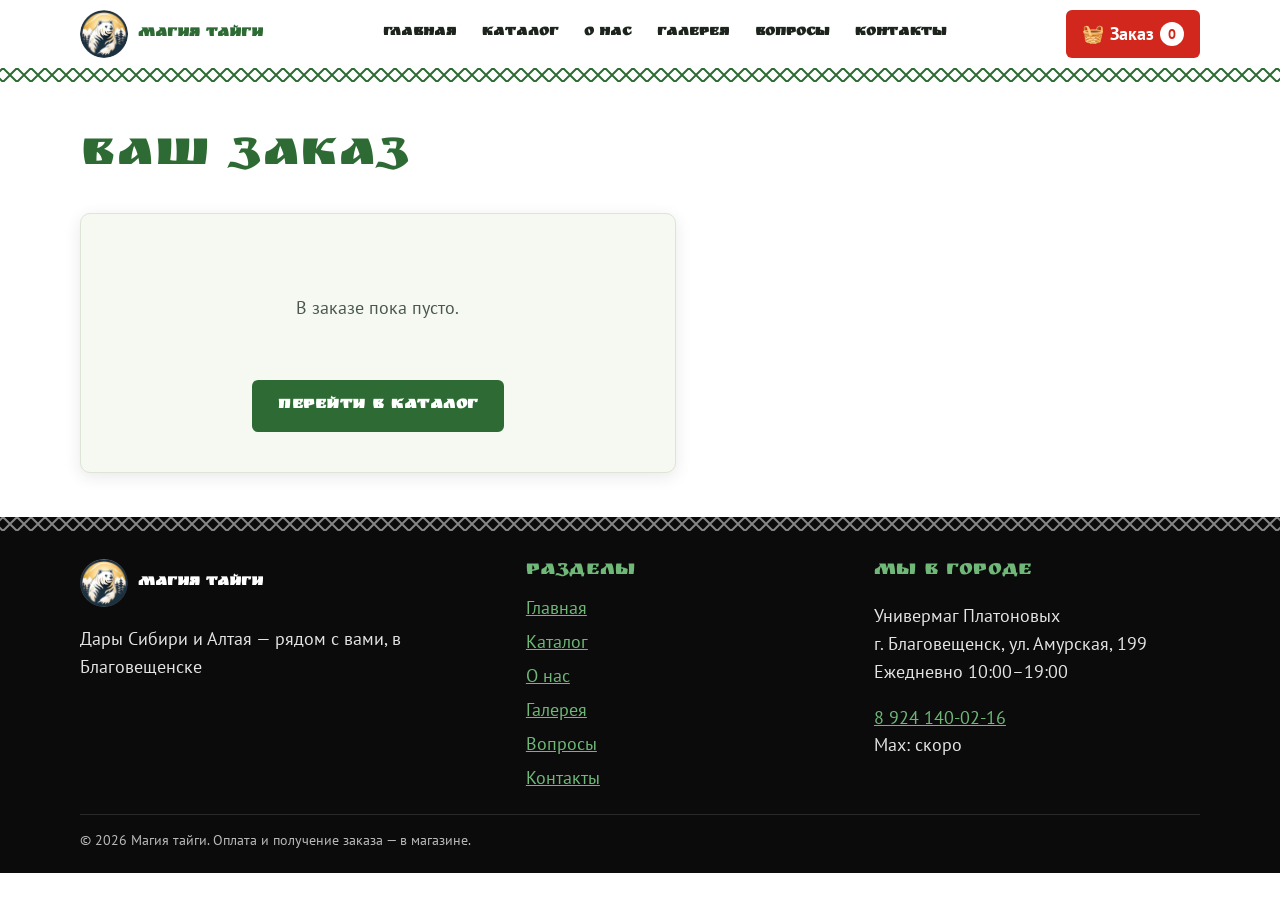
<file: order.html>
<!DOCTYPE html>
<html lang="ru">
<head>
<meta charset="utf-8">
<meta name="viewport" content="width=device-width, initial-scale=1">
<title>Оформление заказа — Магия тайги, Благовещенск</title>
<meta name="description" content="Продукты и товары Сибири и Алтая в Благовещенске: варенье из шишек, сбитни и сиропы, конфитюры, цукаты, шоколад, мармелад, лесной чай, таёжный кофе.">
<meta property="og:type" content="website">
<meta property="og:locale" content="ru_RU">
<meta property="og:title" content="Оформление заказа — Магия тайги, Благовещенск">
<meta property="og:description" content="Продукты и товары Сибири и Алтая в Благовещенске. Самовывоз из Универмага Платоновых.">
<meta name="theme-color" content="#2E6B34">
<link rel="icon" href="assets/favicon.svg" type="image/svg+xml">
<link rel="preconnect" href="https://fonts.googleapis.com">
<link rel="preconnect" href="https://fonts.gstatic.com" crossorigin>
<link href="https://fonts.googleapis.com/css2?family=Ruslan+Display&family=PT+Sans:wght@400;700&display=swap&subset=cyrillic" rel="stylesheet">
<link rel="stylesheet" href="css/style.css">
</head>
<body data-page="order">
<a class="skip" href="#main">Перейти к содержимому</a>
<div id="site-header"></div>
<main id="main">

<section class="section">
  <div class="container">
    <h1>Ваш заказ</h1>
    <div class="order-grid">
      <div class="panel">
        <div id="cart-list" aria-live="polite"><p class="empty">Загружаем…</p></div>
        <div class="total" id="cart-total" hidden><span>Цена и оплата</span><span id="cart-sum">в магазине</span></div>
      </div>
      <form class="panel" id="order-form" hidden>
        <h2>Оформить заявку</h2>
        <div class="note"><strong>Оплата и получение в магазине.</strong> Онлайн платить не нужно: заберите заказ в универмаге по адресу <span data-cfg="address"></span>.</div>
        <div class="field"><label for="f-name">Ваше имя</label><input id="f-name" name="name" required autocomplete="name"></div>
        <div class="field"><label for="f-phone">Телефон</label><input id="f-phone" name="phone" type="tel" required autocomplete="tel" placeholder="8 900 000-00-00"></div>
        <div class="field"><label for="f-time">Удобное время самовывоза</label><input id="f-time" name="time" placeholder="Например, завтра после 15:00"></div>
        <div class="field"><label for="f-comment">Комментарий</label><textarea id="f-comment" name="comment"></textarea></div>
        <div class="hp" aria-hidden="true"><input name="website" tabindex="-1" autocomplete="off"></div>
        <div class="btn-row">
          <button class="btn btn--block" type="submit">Отправить заявку</button>
          <button class="btn btn--green btn--block" type="button" id="send-max">Отправить заказ в Max</button>
        </div>
        <div class="status" id="order-status" role="status"></div>
      </form>
    </div>
  </div>
</section>
</main>
<div id="site-footer"></div>
<script src="config.js"></script>
<script src="js/app.js" defer></script>
</body>
</html>
</file>
<file: css/style.css>
:root{
  --cream:#FFFFFF; --cream-2:#DCE5D6; --paper:#F6F8F2;
  --green:#2E6B34; --green-2:#3F8A47; --green-3:#A8C8A1; --green-4:#E4EEE0;
  --brown:#1D241E; --brown-2:#4A584C;
  --gold:#3F8A47; --gold-2:#A8C8A1;
  --red:#D2271C; --red-2:#A81D14;
  --navy:#0B0B0B;
  --radius:10px; --shadow:0 4px 16px rgba(20,40,20,.10);
  --font-head:"Ruslan Display","Georgia",serif; --font-body:"PT Sans","Segoe UI",Arial,sans-serif;
  --orn:url("data:image/svg+xml,%3Csvg xmlns='http://www.w3.org/2000/svg' width='28' height='14' viewBox='0 0 28 14'%3E%3Cpath d='M0 7 7 0l7 7-7 7zM14 7l7-7 7 7-7 7z' fill='none' stroke='%232E6B34' stroke-width='2'/%3E%3C/svg%3E");
  --orn-w:url("data:image/svg+xml,%3Csvg xmlns='http://www.w3.org/2000/svg' width='28' height='14' viewBox='0 0 28 14'%3E%3Cpath d='M0 7 7 0l7 7-7 7zM14 7l7-7 7 7-7 7z' fill='none' stroke='%23ffffff' stroke-width='2'/%3E%3C/svg%3E");
}
*{box-sizing:border-box}
html{scroll-behavior:smooth}
body{margin:0;font-family:var(--font-body);font-size:18px;line-height:1.55;color:var(--brown);
  background:var(--cream)}
img{max-width:100%;height:auto;display:block}
a{color:var(--green)}
h1,h2,h3{font-family:var(--font-head);color:var(--green);line-height:1.2;margin:0 0 .5em}
h1{font-size:clamp(2rem,6vw,3.2rem)} h2{font-size:clamp(1.6rem,4.5vw,2.3rem)} h3{font-size:1.3rem}
.container{width:min(1120px,100% - 32px);margin-inline:auto}
.section{padding:44px 0}
.section--alt{background:var(--paper);border-block:1px solid var(--cream-2)}
.lead{font-size:1.15rem;color:var(--brown-2)}
.center{text-align:center}
.skip{position:absolute;left:-999px}.skip:focus{left:8px;top:8px;background:#fff;padding:8px;z-index:100}

/* Кнопки */
.btn{display:inline-flex;align-items:center;justify-content:center;gap:8px;min-height:52px;padding:12px 26px;
  border:0;border-radius:999px;font:700 1.05rem var(--font-body);text-decoration:none;cursor:pointer;
  background:var(--red);color:#fff;box-shadow:0 3px 0 var(--red-2);transition:transform .1s,background .15s}
.btn:hover{background:var(--red-2)} .btn:active{transform:translateY(2px);box-shadow:none}
.btn--green{background:var(--green);box-shadow:0 3px 0 #1f3a23}.btn--green:hover{background:#244128}
.btn--ghost{background:transparent;color:var(--green);box-shadow:inset 0 0 0 2px var(--green)}
.btn--ghost:hover{background:var(--green-4)}
.btn--block{width:100%}
.btn[disabled]{opacity:.6;cursor:wait}
:focus-visible{outline:3px solid var(--gold);outline-offset:2px}

/* Шапка */
.header{position:sticky;top:0;z-index:50;background:rgba(251,247,236,.96);backdrop-filter:blur(6px);border-bottom:2px solid var(--gold-2)}
.header__row{display:flex;align-items:center;justify-content:space-between;gap:12px;min-height:68px}
.brand{display:flex;align-items:center;gap:10px;text-decoration:none;color:var(--green);font:700 1.25rem var(--font-head)}
.logo-img{width:48px;height:48px;border-radius:50%;object-fit:cover}
.logo-fallback{display:inline-grid;place-items:center;width:48px;height:48px;border-radius:50%;
  background:var(--green);color:var(--gold-2);font:700 1.4rem var(--font-head);border:2px solid var(--gold);flex:none}
.nav{display:none}
.nav a{padding:8px 12px;text-decoration:none;color:var(--brown);font-weight:700;border-radius:999px}
.nav a:hover,.nav a[aria-current="page"]{background:var(--green-4);color:var(--green)}
.header__actions{display:flex;align-items:center;gap:8px}
.cart-link{position:relative;display:inline-flex;align-items:center;gap:6px;min-height:48px;padding:0 16px;border-radius:999px;
  background:var(--red);color:#fff;text-decoration:none;font-weight:700}
.cart-count{background:#fff;color:var(--red);border-radius:999px;min-width:24px;height:24px;display:inline-grid;place-items:center;font-size:.9rem;padding:0 6px}
.burger{width:48px;height:48px;border:2px solid var(--green);background:transparent;border-radius:14px;cursor:pointer;color:var(--green);font-size:1.5rem}
.nav.open{display:flex;flex-direction:column;position:absolute;top:100%;left:0;right:0;background:var(--paper);padding:12px 16px 18px;border-bottom:2px solid var(--gold-2);box-shadow:var(--shadow)}
.nav.open a{padding:14px 12px;font-size:1.15rem}
@media(min-width:900px){.nav{display:flex;gap:2px}.burger{display:none}}

/* Hero */
.hero{position:relative;overflow:hidden;background:linear-gradient(180deg,var(--green) 0%,#3d6a40 100%);color:var(--cream);padding:48px 0 90px}
.hero h1{color:var(--cream)} .hero .lead{color:var(--green-4);max-width:34ch}
.hero__inner{display:grid;gap:28px;align-items:center;position:relative;z-index:1}
.hero__logo{justify-self:center}
.hero__logo .logo-img,.hero__logo .logo-fallback{width:min(220px,55vw);height:min(220px,55vw);font-size:4rem;border:4px solid var(--gold);box-shadow:0 0 0 8px rgba(201,162,75,.25)}
.hero__btns{display:flex;flex-wrap:wrap;gap:12px;margin-top:20px}
.hero .btn--ghost{color:var(--cream);box-shadow:inset 0 0 0 2px var(--gold-2)}.hero .btn--ghost:hover{background:rgba(255,255,255,.1)}
.hero__trees{position:absolute;left:0;right:0;bottom:-1px;height:80px;z-index:0;width:100%}
@media(min-width:800px){.hero__inner{grid-template-columns:1.3fr 1fr}.hero{padding:70px 0 110px}}

/* Преимущества */
.grid{display:grid;gap:18px}
.features{grid-template-columns:repeat(auto-fit,minmax(230px,1fr))}
.feature{background:var(--paper);border:1px solid var(--cream-2);border-radius:var(--radius);padding:22px;box-shadow:var(--shadow)}
.feature__icon{font-size:2rem;display:block;margin-bottom:6px}
.feature h3{margin-bottom:.3em}
.feature p{margin:0;color:var(--brown-2)}

/* Шаги */
.steps{grid-template-columns:repeat(auto-fit,minmax(220px,1fr));counter-reset:s}
.step{position:relative;padding:22px 22px 22px 74px;background:var(--paper);border-radius:var(--radius);border:1px dashed var(--gold)}
.step::before{counter-increment:s;content:counter(s);position:absolute;left:18px;top:18px;width:40px;height:40px;border-radius:50%;
  background:var(--gold);color:var(--navy);display:grid;place-items:center;font:700 1.4rem var(--font-head)}
.step h3{margin-bottom:.2em}.step p{margin:0}

/* Товары */
.products{grid-template-columns:repeat(auto-fill,minmax(240px,1fr))}
.card{display:flex;flex-direction:column;background:var(--paper);border:1px solid var(--cream-2);border-radius:var(--radius);overflow:hidden;box-shadow:var(--shadow)}
.card__img{aspect-ratio:4/3;width:100%;object-fit:cover;cursor:pointer;background:var(--green-4)}
.card__body{display:flex;flex-direction:column;gap:8px;padding:16px;flex:1}
.card__cat{font-size:.85rem;color:var(--green-2);font-weight:700;text-transform:uppercase;letter-spacing:.04em}
.card__title{font:700 1.15rem var(--font-head);margin:0;color:var(--green);cursor:pointer;text-align:left;background:none;border:0;padding:0}
.card__title:hover{text-decoration:underline}
.card__price{font:700 1.4rem var(--font-head);color:var(--brown)}
.card__foot{margin-top:auto;display:flex;flex-direction:column;gap:10px}
.card .btn{min-height:48px;padding:10px 16px}
.badge-demo{display:inline-block;background:var(--gold-2);color:var(--brown);font-size:.75rem;font-weight:700;padding:2px 8px;border-radius:999px}

/* Каталог: фильтры */
.toolbar{display:grid;gap:14px;margin-bottom:24px}
.search{width:100%;min-height:52px;padding:10px 18px;border:2px solid var(--green-3);border-radius:999px;background:#fff;font:inherit;color:var(--brown)}
.chips{display:flex;gap:8px;flex-wrap:wrap}
.chip{min-height:44px;padding:8px 18px;border-radius:999px;border:2px solid var(--green-3);background:var(--paper);color:var(--green);font:700 1rem var(--font-body);cursor:pointer}
.chip[aria-pressed="true"]{background:var(--green);color:#fff;border-color:var(--green)}
.empty{text-align:center;padding:40px 0;color:var(--brown-2)}

/* Модальное окно */
.modal{position:fixed;inset:0;z-index:90;display:none;align-items:flex-end;justify-content:center;background:rgba(30,42,68,.6);padding:0}
.modal.open{display:flex}
.modal__box{background:var(--paper);width:100%;max-width:760px;max-height:92vh;overflow:auto;border-radius:24px 24px 0 0;position:relative}
.modal__close{position:absolute;right:10px;top:10px;width:48px;height:48px;border-radius:50%;border:0;background:rgba(255,255,255,.9);font-size:1.6rem;cursor:pointer;color:var(--brown);z-index:2}
.modal__img{width:100%;aspect-ratio:4/3;object-fit:cover}
.modal__body{padding:20px 22px 26px}
.modal dl{margin:0 0 16px;display:grid;gap:10px}
.modal dt{font-weight:700;color:var(--green)}.modal dd{margin:0}
@media(min-width:760px){.modal{align-items:center;padding:20px}.modal__box{border-radius:24px;display:grid;grid-template-columns:1fr 1.1fr}.modal__img{height:100%;aspect-ratio:auto}}

/* Корзина / заказ */
.order-grid{display:grid;gap:28px}
@media(min-width:900px){.order-grid{grid-template-columns:1.2fr 1fr;align-items:start}}
.cart-item{display:grid;grid-template-columns:72px 1fr auto;gap:12px;align-items:center;padding:12px 0;border-bottom:1px solid var(--cream-2)}
.cart-item img{width:72px;height:72px;border-radius:12px;object-fit:cover}
.cart-item__name{font-weight:700}
.cart-item__sum{font-weight:700}
.qty{display:inline-flex;align-items:center;gap:4px;margin-top:6px}
.qty button{width:44px;height:44px;border-radius:50%;border:2px solid var(--green-3);background:#fff;font-size:1.3rem;cursor:pointer;color:var(--green)}
.qty span{min-width:30px;text-align:center;font-weight:700}
.remove{background:none;border:0;color:var(--red);cursor:pointer;font:inherit;text-decoration:underline;padding:8px 0}
.total{display:flex;justify-content:space-between;font:700 1.5rem var(--font-head);padding:16px 0}
.panel{background:var(--paper);border:1px solid var(--cream-2);border-radius:var(--radius);padding:22px;box-shadow:var(--shadow)}
.note{background:var(--green-4);border-left:5px solid var(--green-2);padding:12px 16px;border-radius:10px;margin:14px 0}
.field{display:grid;gap:6px;margin-bottom:14px}
.field label{font-weight:700}
.field input,.field textarea,.field select{width:100%;min-height:52px;padding:10px 14px;border:2px solid var(--green-3);border-radius:14px;font:inherit;background:#fff;color:var(--brown)}
.field textarea{min-height:100px;resize:vertical}
.btn-row{display:grid;gap:12px;margin-top:8px}
.status{margin-top:14px;padding:12px 16px;border-radius:12px;display:none}
.status.show{display:block}.status.ok{background:var(--green-4)}.status.err{background:#f6d9d4;color:var(--red-2)}
.hp{position:absolute;left:-9999px}

/* Временные тексты */
.temp{background:repeating-linear-gradient(45deg,#fff6d6,#fff6d6 8px,#fff0bd 8px,#fff0bd 16px);border:1px dashed var(--gold);border-radius:12px;padding:2px 10px}
.temp-mark{font-size:.8rem;color:var(--brown-2);font-style:italic;display:block;margin-top:4px}

/* Галерея */
.gallery{grid-template-columns:repeat(auto-fill,minmax(160px,1fr));gap:12px}
.gallery button{padding:0;border:0;background:none;cursor:zoom-in;border-radius:14px;overflow:hidden;box-shadow:var(--shadow)}
.gallery img{aspect-ratio:1;width:100%;object-fit:cover;transition:transform .25s}
.gallery button:hover img{transform:scale(1.05)}
.lightbox{position:fixed;inset:0;z-index:95;background:rgba(15,20,35,.92);display:none;align-items:center;justify-content:center;padding:16px}
.lightbox.open{display:flex}
.lightbox img{max-height:86vh;max-width:100%;border-radius:12px}
.lightbox button{position:absolute;width:52px;height:52px;border-radius:50%;border:0;background:rgba(255,255,255,.9);font-size:1.6rem;cursor:pointer}
.lb-close{top:12px;right:12px}.lb-prev{left:10px;top:50%}.lb-next{right:10px;top:50%}

/* FAQ */
.faq{max-width:800px;margin-inline:auto;display:grid;gap:10px}
.faq details{background:var(--paper);border:1px solid var(--cream-2);border-radius:14px;padding:0 18px}
.faq summary{cursor:pointer;font:700 1.15rem var(--font-head);color:var(--green);padding:16px 28px 16px 0;list-style:none;position:relative;min-height:48px}
.faq summary::-webkit-details-marker{display:none}
.faq summary::after{content:"+";position:absolute;right:0;top:12px;font-size:1.6rem;color:var(--red)}
.faq details[open] summary::after{content:"–"}
.faq details p{margin:0 0 16px}

/* Контакты */
.contacts{display:grid;gap:24px}
@media(min-width:860px){.contacts{grid-template-columns:1fr 1fr}}
.contact-list{list-style:none;padding:0;margin:0;display:grid;gap:14px}
.contact-list b{display:block;color:var(--green)}

/* Подвал */
.footer{background:var(--navy);color:#d8dcea;padding:36px 0 22px;margin-top:0}
.footer a{color:var(--gold-2)}
.footer h3{color:var(--gold-2)}
.footer__grid{display:grid;gap:22px}
@media(min-width:760px){.footer__grid{grid-template-columns:1.3fr 1fr 1fr}}
.footer .brand{color:var(--cream)}
.footer__nav{display:grid;gap:6px}
.footer__copy{border-top:1px solid rgba(255,255,255,.15);margin-top:22px;padding-top:14px;font-size:.9rem;opacity:.8}

.page-title{padding:34px 0 8px}
.toast{position:fixed;left:50%;bottom:22px;transform:translateX(-50%);background:var(--green);color:#fff;padding:12px 22px;border-radius:999px;z-index:120;box-shadow:var(--shadow);display:none}
.toast.show{display:block}
@media(prefers-reduced-motion:reduce){*{transition:none!important;scroll-behavior:auto!important}}
[hidden]{display:none!important}
.modal__img{min-height:220px;background:var(--green-4)}
.modal__body h2{padding-right:44px}
@media(min-width:760px){.modal__img{min-height:360px;border-radius:24px 0 0 24px}}


/* ===== Стиль каталога «Таёжный тайник»: белый лист, лесной зелёный, красная плашка, орнамент ===== */
h1,h2,h3{font-weight:400;letter-spacing:.01em}
h1{text-transform:uppercase}
.header{background:#fff;border-bottom:0;box-shadow:none}
.header::after{content:"";display:block;height:14px;background:var(--orn) repeat-x center/28px 14px}
.nav a{font-family:var(--font-head);font-size:1.05rem;text-transform:uppercase}
.nav.open{border-bottom:0}
.btn{border-radius:6px;font-family:var(--font-head);text-transform:uppercase;letter-spacing:.03em;box-shadow:none}
.btn:hover{box-shadow:none}.btn--green{box-shadow:none}
.hero{background:#0b0b0b;padding:40px 0 56px}
.hero::before,.hero::after{content:"";position:absolute;top:0;bottom:0;width:14px;background:url("data:image/svg+xml,%3Csvg xmlns='http://www.w3.org/2000/svg' width='14' height='28' viewBox='0 0 14 28'%3E%3Cpath d='M7 0l7 7-7 7-7-7zM7 14l7 7-7 7-7-7z' fill='none' stroke='%233F8A47' stroke-width='2'/%3E%3C/svg%3E") repeat-y center/14px 28px}
.hero::before{left:0}.hero::after{right:0}
.hero h1{color:#3F8A47;font-size:clamp(2.2rem,7vw,4rem)}
.hero .lead{color:#fff;max-width:36ch}
.hero .btn--ghost{color:#fff;box-shadow:inset 0 0 0 2px #3F8A47}
.hero__photo img{width:100%;height:auto;border-radius:6px;border:3px solid #fff;box-shadow:0 8px 30px rgba(0,0,0,.5)}
.section--alt{background:var(--paper);border-block:0}
.section h2{text-align:left;position:relative;padding-bottom:.35em}
.section h2.center{text-align:center}
.section h2::after{content:"";display:block;height:2px;background:var(--green);margin-top:.3em;max-width:320px}
.section h2.center::after{margin-inline:auto}
.cats{grid-template-columns:repeat(2,1fr);gap:14px}
@media(min-width:700px){.cats{grid-template-columns:repeat(5,1fr)}}
.cat{display:flex;flex-direction:column;align-items:center;gap:8px;text-decoration:none;padding:14px 10px;border:2px solid var(--green);border-radius:var(--radius);background:#fff;color:var(--green);text-align:center;transition:background .15s}
.cat:hover{background:var(--green-4)}
.cat img{width:100%;aspect-ratio:1;object-fit:contain}
.cat span{font-family:var(--font-head);font-size:1.05rem;line-height:1.2}
.feature,.step{border-radius:var(--radius)}
.step{border:2px solid var(--green)}.step::before{background:var(--green);color:#fff}
.card{position:relative;border:2px solid var(--green-4);border-radius:var(--radius);box-shadow:none;background:#fff}
.card:hover{border-color:var(--green-3)}
.card__img{aspect-ratio:1;object-fit:contain;background:#fff;padding:10px}
.card__cat{color:var(--brown-2);font-size:.85rem}
.card__title{font-size:1.2rem;border-bottom:2px solid var(--green);padding-bottom:6px}
.card__ask{font:400 1rem var(--font-body);color:var(--brown-2)}
.tag{position:absolute;left:10px;top:10px;z-index:2;padding:2px 12px;border-radius:6px;color:#fff;font:400 1.05rem var(--font-head);text-transform:uppercase;line-height:1.5}
.tag--hit{background:var(--red)}.tag--new{background:var(--green)}
.modal__body .tag{position:static;display:inline-block;margin-bottom:8px}
.weights{display:flex;flex-wrap:wrap;gap:6px;margin:4px 0 10px}
.wchip{min-height:36px;padding:4px 12px;border:2px solid var(--green);border-radius:6px;background:#fff;color:var(--green);font:700 .95rem var(--font-body);cursor:pointer}
.wchip[aria-pressed="true"]{background:var(--green);color:#fff}
.chip{border-radius:6px;border-color:var(--green)}
.footer{background:#0b0b0b;color:#e4e4e4;position:relative}
.footer::before{content:"";display:block;height:14px;background:var(--orn-w) repeat-x center/28px 14px;margin:-36px 0 28px;opacity:.5}
.footer a,.footer h3{color:#6fb878}
.cart-link{border-radius:6px}
.gallery img{object-fit:cover}
.nav a{white-space:nowrap;font-size:.95rem}
.brand{font-size:1rem;line-height:1.1}
@media(max-width:1000px) and (min-width:700px){.nav{gap:2px}.nav a{padding-inline:8px}.cart-link span:not(.cart-count){display:none}}
</file>
